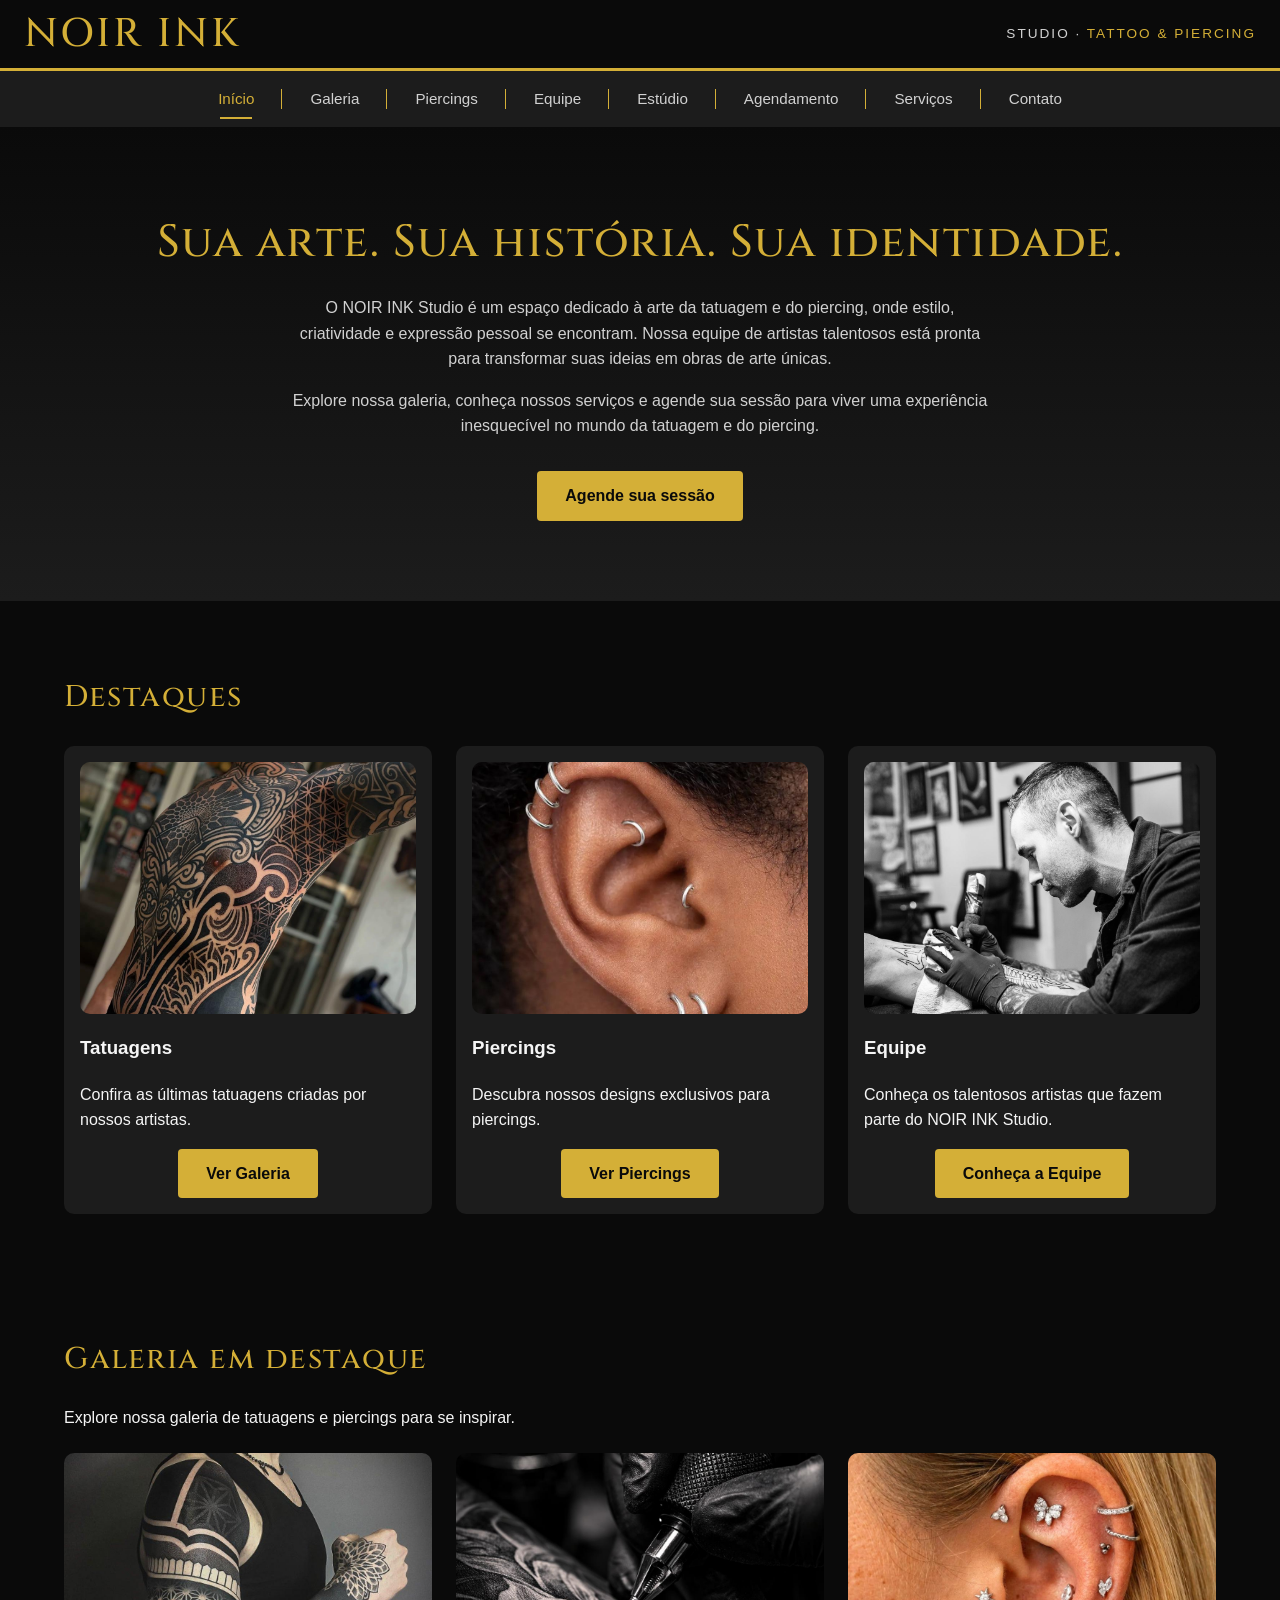
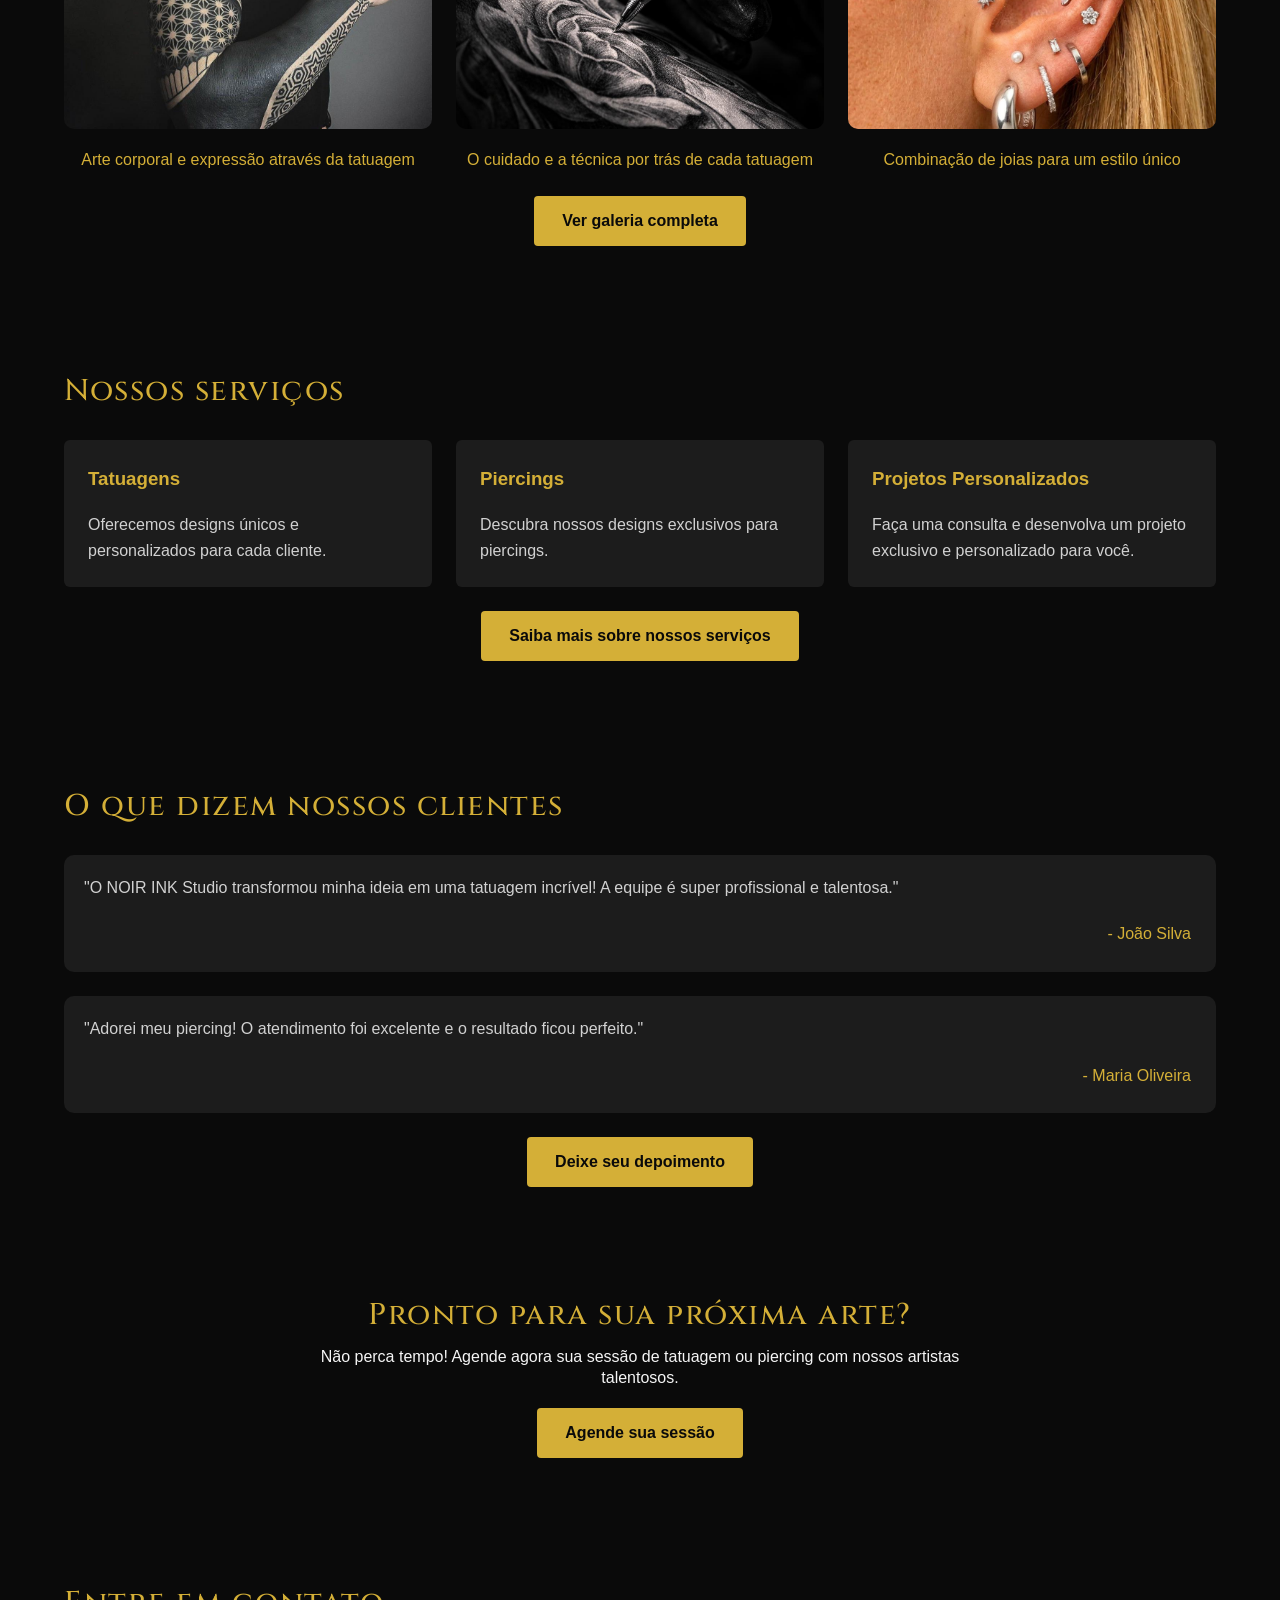
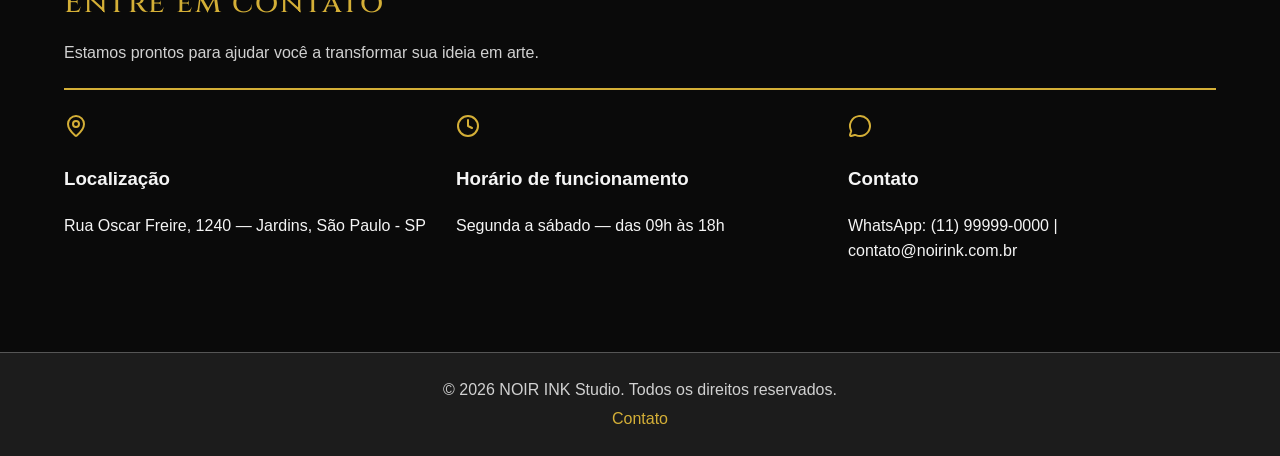
<file: index.html>
<!DOCTYPE html>
<html lang="pt-BR">
<head>
	<meta charset="UTF-8">
	<meta name="viewport" content="width=device-width, initial-scale=1.0">
	<title>Início - NOIR INK Studio</title>
	<link rel="icon" type="image/svg+xml" href="[data-uri]">
	<meta name="description" content="Conheça o NOIR INK Studio, um espaço dedicado à arte da tatuagem e do piercing, onde estilo, criatividade e expressão pessoal se encontram.">
	<link rel="preconnect" href="https://fonts.googleapis.com">
	<link rel="preconnect" href="https://fonts.gstatic.com" crossorigin>
	<link href="https://fonts.googleapis.com/css2?family=Cinzel:wght@400;500;600;700&display=swap" rel="stylesheet">
	<link rel="stylesheet" href="css/global.css">
	<link rel="stylesheet" href="css/index-style.css">
</head>
<body>
    <header>
        <div class="header-top">
            <h1>NOIR INK</h1>
            <p>STUDIO · <span class="gold-text">TATTOO &amp; PIERCING</span></p>
        </div>
        <nav aria-label="Menu de navegação">
            <a href="index.html" aria-current="page">Início</a>
            <a href="html/galeria.html">Galeria</a>
            <a href="html/piercings.html">Piercings</a>
            <a href="html/equipe.html">Equipe</a>
            <a href="html/estudio.html">Estúdio</a>
            <a href="html/agendamento.html">Agendamento</a>
            <a href="html/servicos.html">Serviços</a>
            <a href="html/contato.html">Contato</a>
        </nav>
    </header>
    <main>
        <section id="sobre" class="hero" aria-labelledby="sobre-title">
            <h2 id="sobre-title">Sua arte. Sua história. Sua identidade.</h2>
            <p>O NOIR INK Studio é um espaço dedicado à arte da tatuagem e do piercing, onde estilo, criatividade e expressão pessoal se encontram. Nossa equipe de artistas talentosos está pronta para transformar suas ideias em obras de arte únicas.</p>
            <p>Explore nossa galeria, conheça nossos serviços e agende sua sessão para viver uma experiência inesquecível no mundo da tatuagem e do piercing.</p>
            <a href="html/agendamento.html" class="btn">Agende sua sessão</a>
        </section>
        <section id="destaques" aria-labelledby="destaques-title">
            <h2 id="destaques-title">Destaques</h2>
            <div class="destaques-container">
                <article>
                    <img src="media/images/tatuagem.jpg" alt="Homem com torso e braço completamente tatuados, mostrando uma variedade de desenhos artísticos">
                    <div>
                        <h3>Tatuagens</h3>
                        <p>Confira as últimas tatuagens criadas por nossos artistas.</p>
                        <a href="html/galeria.html" class="btn">Ver Galeria</a>
                    </div>
                </article>
                <article>
                    <img src="media/images/piercing.jpg" alt="Piercing de orelha com 7 pequenas joias prateadas">
                    <div>
                        <h3>Piercings</h3>
                        <p>Descubra nossos designs exclusivos para piercings.</p>
                        <a href="html/piercings.html" class="btn">Ver Piercings</a>
                    </div>
                </article>
                <article>
                    <img src="media/images/equipe.jpg" alt="Tatuador usando luvas pretas enquanto trabalha em uma tatuagem">
                    <div>
                        <h3>Equipe</h3>
                        <p>Conheça os talentosos artistas que fazem parte do NOIR INK Studio.</p>
                        <a href="html/equipe.html" class="btn">Conheça a Equipe</a>
                    </div>
                </article>
            </div>
        </section>
        <section id="galeria-destaque" aria-labelledby="galeria-title">
            <h2 id="galeria-title">Galeria em destaque</h2>
            <p>Explore nossa galeria de tatuagens e piercings para se inspirar.</p>
            <div class="galeria-container">
                <figure>
                    <img src="media/images/tatuagem-2.jpg" alt="Tatuador usando luvas pretas enquanto trabalha em uma tatuagem">
                    <figcaption>Arte corporal e expressão através da tatuagem</figcaption>
                </figure>
                <figure>
                    <img src="media/images/processo.jpg" alt="Homem com torso e braço completamente tatuados, mostrando uma variedade de desenhos artísticos">
                    <figcaption>O cuidado e a técnica por trás de cada tatuagem</figcaption>
                </figure>
                <figure>
                    <img src="media/images/piercing-2.jpg" alt="Piercing de orelha com 7 pequenas joias prateadas">
                    <figcaption>Combinação de joias para um estilo único</figcaption>
                </figure>
            </div>
            <a href="html/galeria.html" class="btn">Ver galeria completa</a>
        </section>
        <section id="servicos" aria-labelledby="servicos-title">
            <h2 id="servicos-title">Nossos serviços</h2>
            <div class="servicos-container">
                <article>
                    <h3>Tatuagens</h3>
                    <p>Oferecemos designs únicos e personalizados para cada cliente.</p>
                </article>
                <article>
                    <h3>Piercings</h3>
                    <p>Descubra nossos designs exclusivos para piercings.</p>
                </article>
                <article>
                    <h3>Projetos Personalizados</h3>
                    <p>Faça uma consulta e desenvolva um projeto exclusivo e personalizado para você.</p>
                </article>
            </div>
            <a href="html/servicos.html" class="btn">Saiba mais sobre nossos serviços</a>
        </section>
        <section id="depoimentos" aria-labelledby="depoimentos-title">
            <h2 id="depoimentos-title">O que dizem nossos clientes</h2>
            <div class="depoimentos-container">
                <figure>
                    <blockquote>
                        <p>"O NOIR INK Studio transformou minha ideia em uma tatuagem incrível! A equipe é super profissional e talentosa."</p>
                    </blockquote>
                    <figcaption>- João Silva</figcaption>
                </figure>
                <figure>
                    <blockquote>
                        <p>"Adorei meu piercing! O atendimento foi excelente e o resultado ficou perfeito."</p>
                    </blockquote>
                    <figcaption>- Maria Oliveira</figcaption>
                </figure>
            </div>
            <a href="html/contato.html" class="btn">Deixe seu depoimento</a>
        </section>
        <section id="agendamento-destaque" aria-labelledby="agendamento-title">
            <h2 id="agendamento-title">Pronto para sua próxima arte?</h2>
            <p>Não perca tempo! Agende agora sua sessão de tatuagem ou piercing com nossos artistas talentosos.</p>
            <a href="html/agendamento.html" class="btn">Agende sua sessão</a>
        </section>
        <section id="contato" aria-labelledby="contato-title">
            <h2 id="contato-title">Entre em contato</h2>
            <p>Estamos prontos para ajudar você a transformar sua ideia em arte.</p>
            <hr>
            <div class="contato-container">
                <article>
                    <div class="contato-icon"><svg aria-hidden="true" xmlns="http://www.w3.org/2000/svg" width="24" height="24" viewBox="0 0 24 24" fill="none" stroke="currentColor" stroke-width="2" stroke-linecap="round" stroke-linejoin="round" class="lucide lucide-map-pin preview-icon"><path d="M20 10c0 4.993-5.539 10.193-7.399 11.799a1 1 0 0 1-1.202 0C9.539 20.193 4 14.993 4 10a8 8 0 0 1 16 0"/><circle cx="12" cy="10" r="3"/></svg></div>
                    <h3>Localização</h3>
                    <p>Rua Oscar Freire, 1240 — Jardins, São Paulo - SP</p>
                </article>
                <article>
                    <div class="contato-icon"><svg aria-hidden="true" xmlns="http://www.w3.org/2000/svg" width="24" height="24" viewBox="0 0 24 24" fill="none" stroke="currentColor" stroke-width="2" stroke-linecap="round" stroke-linejoin="round" class="lucide lucide-clock preview-icon"><circle cx="12" cy="12" r="10"/><path d="M12 6v6l4 2"/></svg></div>
                    <h3>Horário de funcionamento</h3>
                    <p>Segunda a sábado — das 09h às 18h</p>
                </article>
                <article>
                    <div class="contato-icon"><svg aria-hidden="true" xmlns="http://www.w3.org/2000/svg" width="24" height="24" viewBox="0 0 24 24" fill="none" stroke="currentColor" stroke-width="2" stroke-linecap="round" stroke-linejoin="round" class="lucide lucide-message-circle preview-icon"><path d="M2.992 16.342a2 2 0 0 1 .094 1.167l-1.065 3.29a1 1 0 0 0 1.236 1.168l3.413-.998a2 2 0 0 1 1.099.092 10 10 0 1 0-4.777-4.719"/></svg></div>
                    <h3>Contato</h3>
                    <p>WhatsApp: (11) 99999-0000 | contato@noirink.com.br</p>
                </article>
            </div>
        </section>
    </main>
    <footer>
        <p>&copy; 2026 NOIR INK Studio. Todos os direitos reservados.</p>
        <a href="html/contato.html">Contato</a>
    </footer>
</body>
</html>
</file>
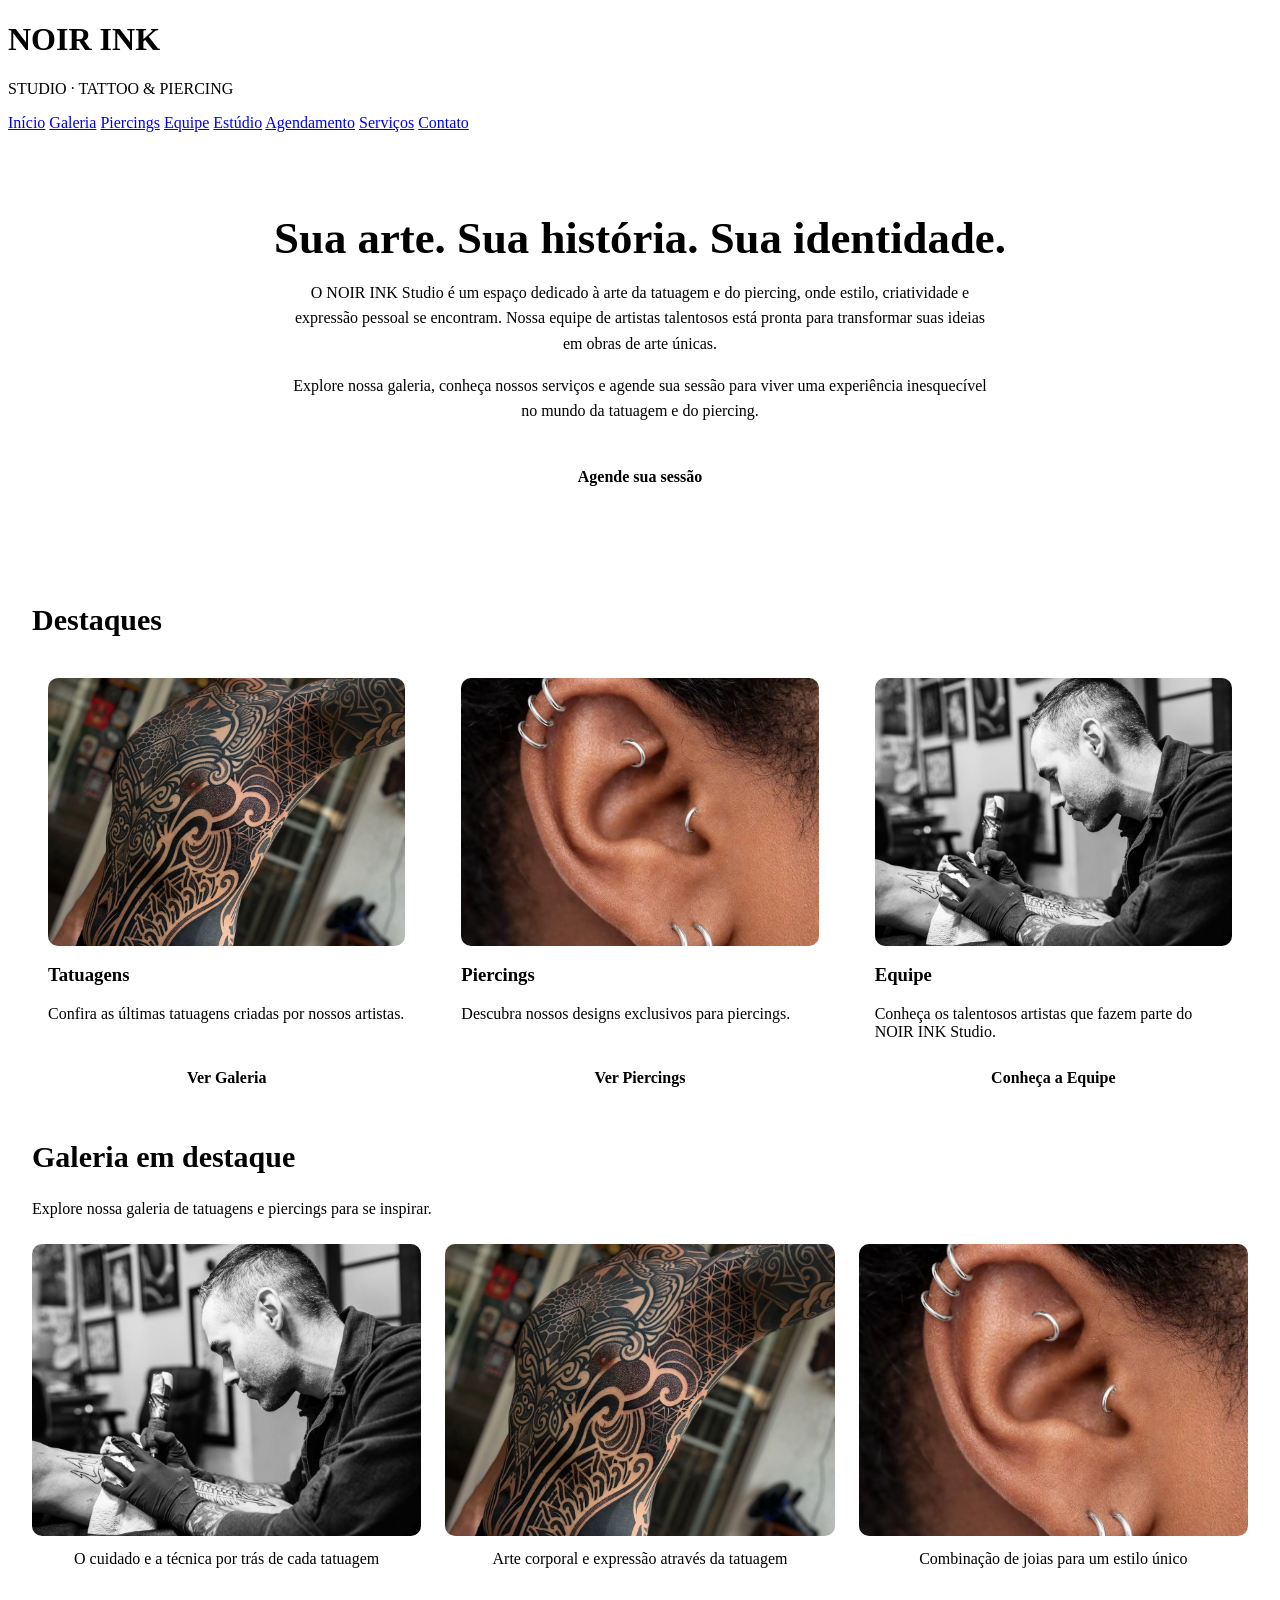
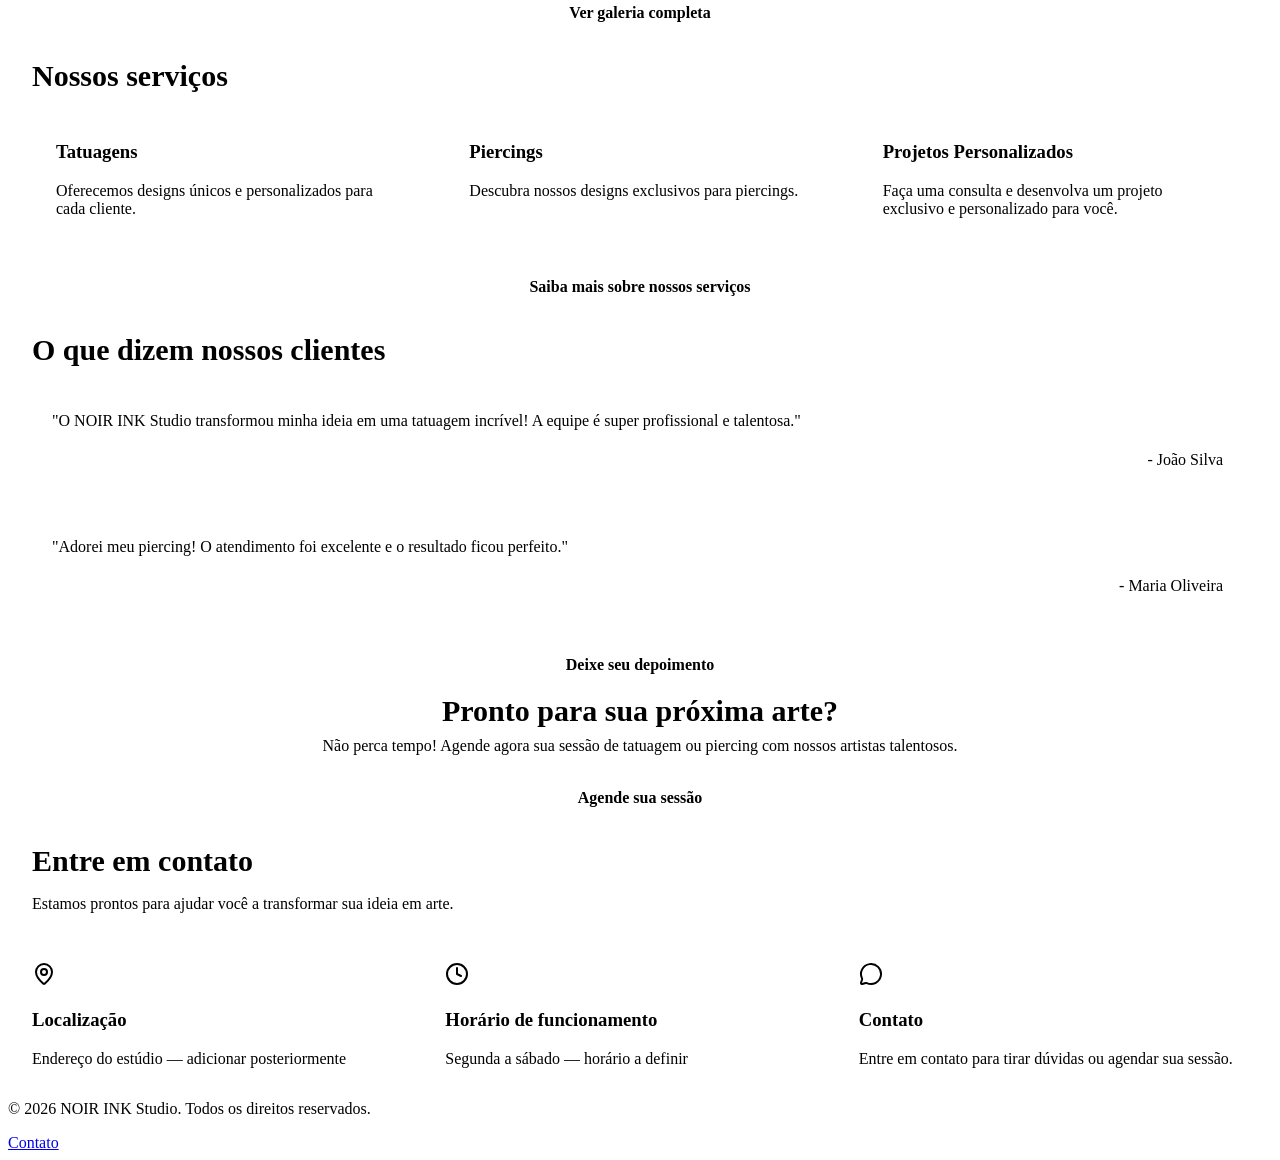
<file: html/index.html>
<!DOCTYPE html>
<html lang="pt-BR">
<head>
    <meta charset="UTF-8">
    <meta name="viewport" content="width=device-width, initial-scale=1.0">
    <title>Início - NOIR INK Studio</title>
    <link rel="stylesheet" href="../css/index-style.css">
    <meta name="description" content="Conheça o NOIR INK Studio, um espaço dedicado à arte da tatuagem e do piercing, onde estilo, criatividade e expressão pessoal se encontram.">
    <link href="https://fonts.googleapis.com/css2?family=Cinzel:wght@400;500;600;700&display=swap" rel="stylesheet">
</head>
<body>
    <header>
        <div class="header-top">
            <h1>NOIR INK</h1>
            <p>STUDIO · <span class="gold-text">TATTOO &amp; PIERCING</span></p>
        </div>
        <nav aria-label="Menu de navegação">
            <a href="index.html" aria-current="page">Início</a>
            <a href="galeria.html">Galeria</a>
            <a href="piercings.html">Piercings</a>
            <a href="equipe.html">Equipe</a>
            <a href="estudio.html">Estúdio</a>
            <a href="agendamento.html">Agendamento</a>
            <a href="servicos.html">Serviços</a>
            <a href="contato.html">Contato</a>
        </nav>
    </header>
    <main>
        <section id="sobre" class="hero" aria-labelledby="sobre-title">
            <h2 id="sobre-title">Sua arte. Sua história. Sua identidade.</h2>
            <p>O NOIR INK Studio é um espaço dedicado à arte da tatuagem e do piercing, onde estilo, criatividade e expressão pessoal se encontram. Nossa equipe de artistas talentosos está pronta para transformar suas ideias em obras de arte únicas.</p>
            <p>Explore nossa galeria, conheça nossos serviços e agende sua sessão para viver uma experiência inesquecível no mundo da tatuagem e do piercing.</p>
            <a href="agendamento.html" class="btn">Agende sua sessão</a>
        </section>
        <section id="destaques" aria-labelledby="destaques-title">
            <h2 id="destaques-title">Destaques</h2>
            <div class="destaques-container">
                <article>
                    <img src="../media/images/tatuagem.jpg" alt="Homem com torso e braço completamente tatuados, mostrando uma variedade de desenhos artísticos">
                    <div>
                        <h3>Tatuagens</h3>
                        <p>Confira as últimas tatuagens criadas por nossos artistas.</p>
                        <a href="galeria.html" class="btn">Ver Galeria</a>
                    </div>
                </article>
                <article>
                    <img src="../media/images/piercing.jpg" alt="Piercing de orelha com 7 pequenas joias prateadas">
                    <div>
                        <h3>Piercings</h3>
                        <p>Descubra nossos designs exclusivos para piercings.</p>
                        <a href="piercings.html" class="btn">Ver Piercings</a>
                    </div>
                </article>
                <article>
                    <img src="../media/images/equipe.jpg" alt="Tatuador usando luvas pretas enquanto trabalha em uma tatuagem">
                    <div>
                        <h3>Equipe</h3>
                        <p>Conheça os talentosos artistas que fazem parte do NOIR INK Studio.</p>
                        <a href="equipe.html" class="btn">Conheça a Equipe</a>
                    </div>
                </article>
            </div>
        </section>
        <section id="galeria-destaque" aria-labelledby="galeria-title">
            <h2 id="galeria-title">Galeria em destaque</h2>
            <p>Explore nossa galeria de tatuagens e piercings para se inspirar.</p>
            <div class="galeria-container">
                <figure>
                    <img src="../media/images/equipe.jpg" alt="Tatuador usando luvas pretas enquanto trabalha em uma tatuagem">
                    <figcaption>O cuidado e a técnica por trás de cada tatuagem</figcaption>
                </figure>
                <figure>
                    <img src="../media/images/tatuagem.jpg" alt="Homem com torso e braço completamente tatuados, mostrando uma variedade de desenhos artísticos">
                    <figcaption>Arte corporal e expressão através da tatuagem</figcaption>
                </figure>
                <figure>
                    <img src="../media/images/piercing.jpg" alt="Piercing de orelha com 7 pequenas joias prateadas">
                    <figcaption>Combinação de joias para um estilo único</figcaption>
                </figure>
            </div>
            <a href="galeria.html" class="btn">Ver galeria completa</a>
        </section>
        <section id="servicos" aria-labelledby="servicos-title">
            <h2 id="servicos-title">Nossos serviços</h2>
            <div class="servicos-container">
                <article>
                    <h3>Tatuagens</h3>
                    <p>Oferecemos designs únicos e personalizados para cada cliente.</p>
                </article>
                <article>
                    <h3>Piercings</h3>
                    <p>Descubra nossos designs exclusivos para piercings.</p>
                </article>
                <article>
                    <h3>Projetos Personalizados</h3>
                    <p>Faça uma consulta e desenvolva um projeto exclusivo e personalizado para você.</p>
                </article>
            </div>
            <a href="servicos.html" class="btn">Saiba mais sobre nossos serviços</a>
        </section>
        <section id="depoimentos" aria-labelledby="depoimentos-title">
            <h2 id="depoimentos-title">O que dizem nossos clientes</h2>
            <div class="depoimentos-container">
                <figure>
                    <blockquote>
                        <p>"O NOIR INK Studio transformou minha ideia em uma tatuagem incrível! A equipe é super profissional e talentosa."</p>
                    </blockquote>
                    <figcaption>- João Silva</figcaption>
                </figure>
                <figure>
                    <blockquote>
                        <p>"Adorei meu piercing! O atendimento foi excelente e o resultado ficou perfeito."</p>
                    </blockquote>
                    <figcaption>- Maria Oliveira</figcaption>
                </figure>
            </div>
            <a href="contato.html" class="btn">Deixe seu depoimento</a>
        </section>
        <section id="agendamento-destaque" aria-labelledby="agendamento-title">
            <h2 id="agendamento-title">Pronto para sua próxima arte?</h2>
            <p>Não perca tempo! Agende agora sua sessão de tatuagem ou piercing com nossos artistas talentosos.</p>
            <a href="agendamento.html" class="btn">Agende sua sessão</a>
        </section>
        <section id="contato" aria-labelledby="contato-title">
            <h2 id="contato-title">Entre em contato</h2>
            <p>Estamos prontos para ajudar você a transformar sua ideia em arte.</p>
            <hr>
            <div class="contato-container">
                <article>
                    <div class="contato-icon"><svg aria-hidden="true" xmlns="http://www.w3.org/2000/svg" width="24" height="24" viewBox="0 0 24 24" fill="none" stroke="currentColor" stroke-width="2" stroke-linecap="round" stroke-linejoin="round" class="lucide lucide-map-pin preview-icon"><path d="M20 10c0 4.993-5.539 10.193-7.399 11.799a1 1 0 0 1-1.202 0C9.539 20.193 4 14.993 4 10a8 8 0 0 1 16 0"/><circle cx="12" cy="10" r="3"/></svg></div>
                    <h3>Localização</h3>
                    <p>Endereço do estúdio — adicionar posteriormente</p>
                </article>
                <article>
                    <div class="contato-icon"><svg aria-hidden="true" xmlns="http://www.w3.org/2000/svg" width="24" height="24" viewBox="0 0 24 24" fill="none" stroke="currentColor" stroke-width="2" stroke-linecap="round" stroke-linejoin="round" class="lucide lucide-clock preview-icon"><circle cx="12" cy="12" r="10"/><path d="M12 6v6l4 2"/></svg></div>
                    <h3>Horário de funcionamento</h3>
                    <p>Segunda a sábado — horário a definir</p>
                </article>
                <article>
                    <div class="contato-icon"><svg aria-hidden="true" xmlns="http://www.w3.org/2000/svg" width="24" height="24" viewBox="0 0 24 24" fill="none" stroke="currentColor" stroke-width="2" stroke-linecap="round" stroke-linejoin="round" class="lucide lucide-message-circle preview-icon"><path d="M2.992 16.342a2 2 0 0 1 .094 1.167l-1.065 3.29a1 1 0 0 0 1.236 1.168l3.413-.998a2 2 0 0 1 1.099.092 10 10 0 1 0-4.777-4.719"/></svg></div>
                    <h3>Contato</h3>
                    <p>Entre em contato para tirar dúvidas ou agendar sua sessão.</p>
                </article>
            </div>
        </section>
    </main>
    <footer>
        <p>&copy; 2026 NOIR INK Studio. Todos os direitos reservados.</p>
        <a href="contato.html">Contato</a>
    </footer>
</body>
</html>
</file>
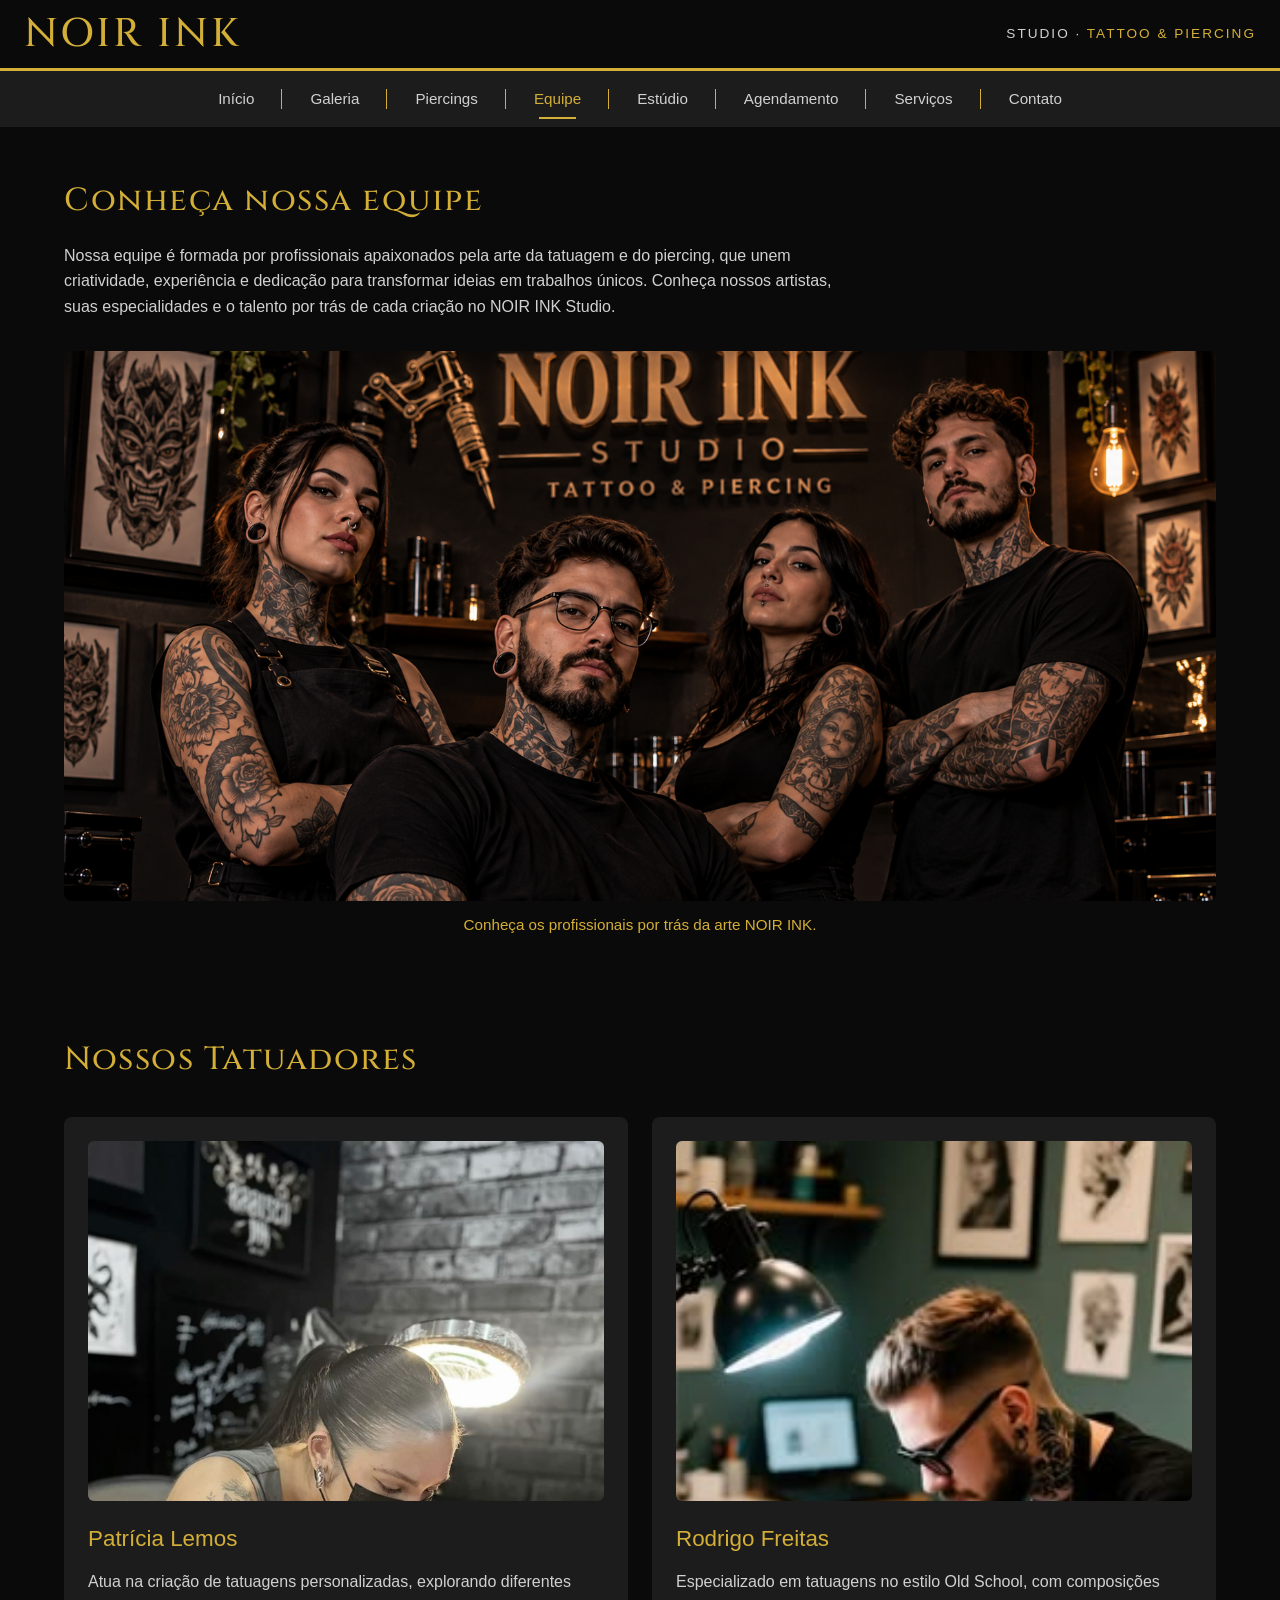
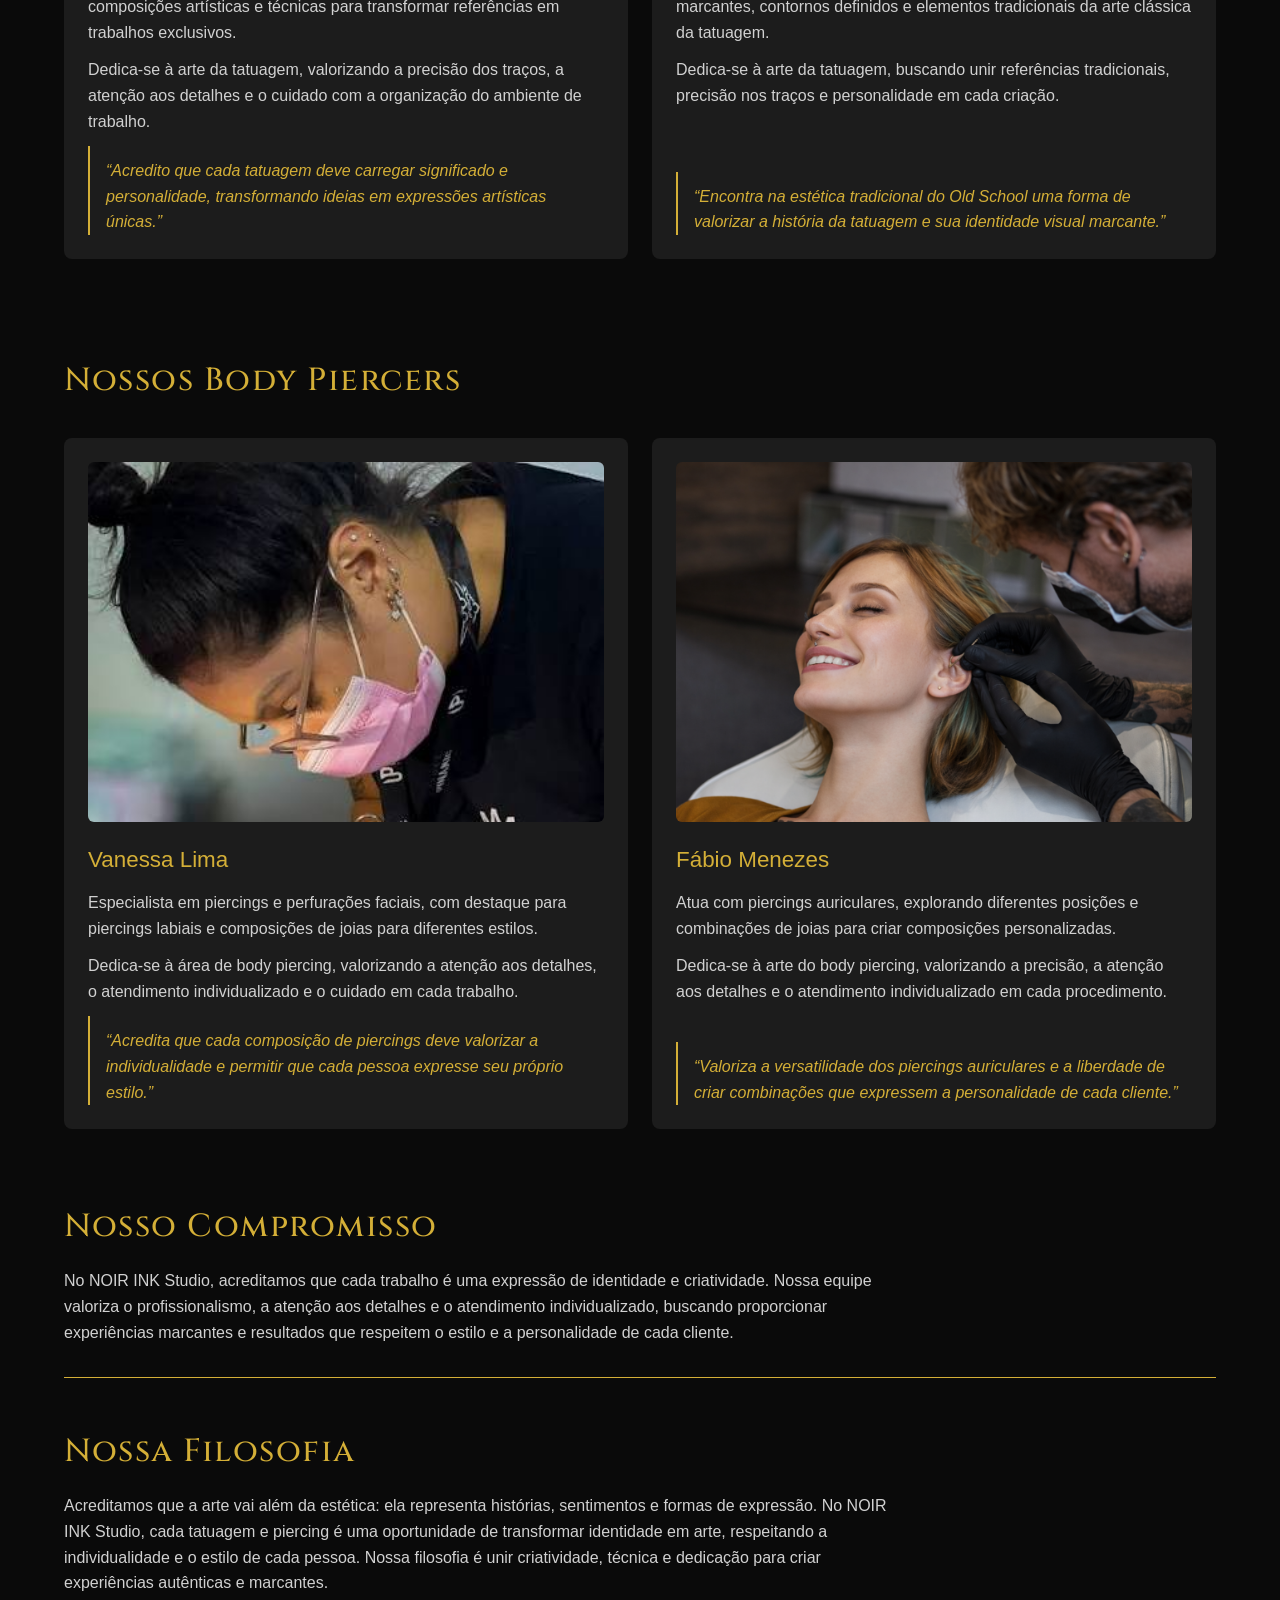
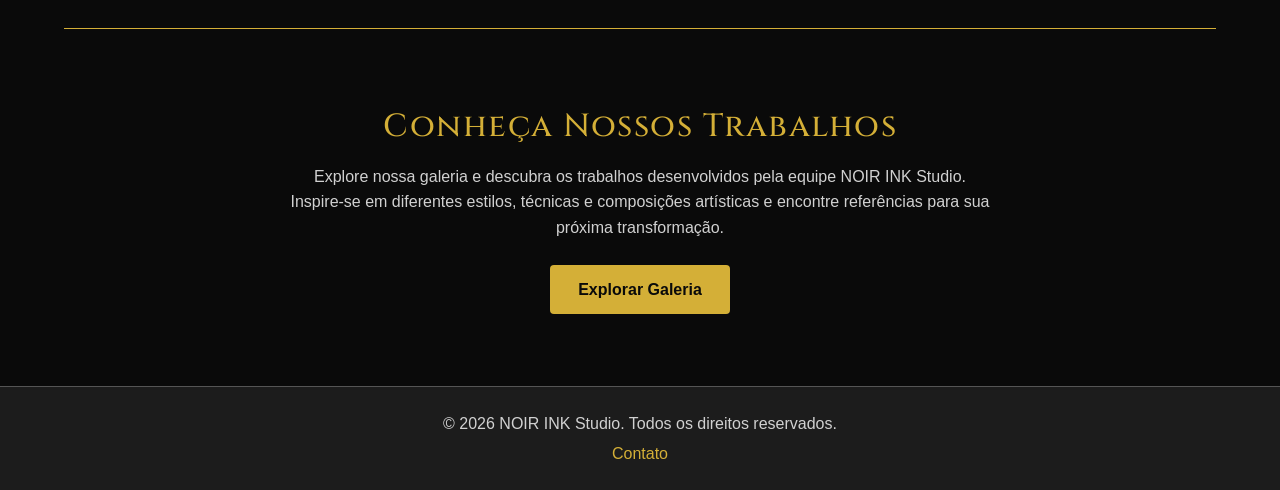
<file: html/equipe.html>
<!DOCTYPE html>
<html lang="pt-BR">
<head>
	<meta charset="UTF-8">
	<meta name="viewport" content="width=device-width, initial-scale=1.0">
	<title>Equipe - NOIR INK Studio</title>
	<link rel="icon" type="image/svg+xml" href="[data-uri]">
	<meta name="description" content="Conheça a equipe do NOIR INK Studio, seus tatuadores e piercers, especialidades e experiências. Descubra os profissionais por trás de cada trabalho.">
	<link rel="preconnect" href="https://fonts.googleapis.com">
	<link rel="preconnect" href="https://fonts.gstatic.com" crossorigin>
	<link href="https://fonts.googleapis.com/css2?family=Cinzel:wght@400;500;600;700&display=swap" rel="stylesheet">
	<link rel="stylesheet" href="../css/global.css">
	<link rel="stylesheet" href="../css/equipe-style.css">
</head>

<body>
    <header>
        <div class="header-top">
            <h1>NOIR INK</h1>
            <p>STUDIO · <span class="gold-text">TATTOO &amp; PIERCING</span></p>
        </div>
        <nav aria-label="Menu de navegação">
            <a href="../index.html">Início</a>
            <a href="galeria.html">Galeria</a>
            <a href="piercings.html">Piercings</a>
            <a href="equipe.html" aria-current="page">Equipe</a>
            <a href="estudio.html">Estúdio</a>
            <a href="agendamento.html">Agendamento</a>
            <a href="servicos.html">Serviços</a>
            <a href="contato.html">Contato</a>
        </nav>
    </header>
    <main>
        <section id="equipe" aria-labelledby="equipe-title">
            <h2 id="equipe-title">Conheça nossa equipe</h2>
            <p id="equipe-description">Nossa equipe é formada por profissionais apaixonados pela arte da tatuagem e do piercing, que unem criatividade, experiência e dedicação para transformar ideias em trabalhos únicos. Conheça nossos artistas, suas especialidades e o talento por trás de cada criação no NOIR INK Studio.</p>
            <figure class="equipe-destaque">
                <img src="../media/images/equipe-reunida.png" alt="Equipe do NOIR INK Studio reunida no ambiente do estúdio.">
                <figcaption>Conheça os profissionais por trás da arte NOIR INK.</figcaption>
            </figure>
        </section>
        <section id="tatuadores" aria-labelledby="tatuadores-title">
            <h2 id="tatuadores-title">Nossos Tatuadores</h2>
            <article>
                <img src="../media/images/tatuadora.jpg" alt="Tatuadora de cabelos castanhos presos, com os braços tatuados, utilizando máscara e luvas enquanto realiza uma tatuagem em um cliente.">
                <h3>Patrícia Lemos</h3>
                <p>Atua na criação de tatuagens personalizadas, explorando diferentes composições artísticas e técnicas para transformar referências em trabalhos exclusivos.</p>
                <p>Dedica-se à arte da tatuagem, valorizando a precisão dos traços, a atenção aos detalhes e o cuidado com a organização do ambiente de trabalho.</p>
                <blockquote>“Acredito que cada tatuagem deve carregar significado e personalidade, transformando ideias em expressões artísticas únicas.”</blockquote>
            </article>
            <article>
                <img src="../media/images/tatuador.jpg" alt="Tatuador de barba e cabelos castanhos claros, usando óculos, realizando uma tatuagem no estilo Old School no braço de um cliente.">
                <h3>Rodrigo Freitas</h3>
                <p>Especializado em tatuagens no estilo Old School, com composições marcantes, contornos definidos e elementos tradicionais da arte clássica da tatuagem.</p>
                <p>Dedica-se à arte da tatuagem, buscando unir referências tradicionais, precisão nos traços e personalidade em cada criação.</p>
                <blockquote>“Encontra na estética tradicional do Old School uma forma de valorizar a história da tatuagem e sua identidade visual marcante.”</blockquote>
            </article>
        </section>
        <section id="body-piercers" aria-labelledby="body-piercers-title">
            <h2 id="body-piercers-title">Nossos Body Piercers</h2>
            <article>
                <img src="../media/images/body-piercing-mulher.jpg" alt="Profissional de piercing utilizando luvas e máscara de proteção durante um atendimento de perfuração labial.">
                <h3>Vanessa Lima</h3>
                <p>Especialista em piercings e perfurações faciais, com destaque para piercings labiais e composições de joias para diferentes estilos.</p>
                <p>Dedica-se à área de body piercing, valorizando a atenção aos detalhes, o atendimento individualizado e o cuidado em cada trabalho.</p>
                <blockquote>“Acredita que cada composição de piercings deve valorizar a individualidade e permitir que cada pessoa expresse seu próprio estilo.”</blockquote>
            </article>
            <article>
                <img src="../media/images/body-piercing-homem.png" alt="Piercer de cabelos castanhos claros e aparência despojada, utilizando luvas e máscara durante uma perfuração auricular.">
                <h3>Fábio Menezes</h3>
                <p>Atua com piercings auriculares, explorando diferentes posições e combinações de joias para criar composições personalizadas.</p>
                <p>Dedica-se à arte do body piercing, valorizando a precisão, a atenção aos detalhes e o atendimento individualizado em cada procedimento.</p>
                <blockquote>“Valoriza a versatilidade dos piercings auriculares e a liberdade de criar combinações que expressem a personalidade de cada cliente.”</blockquote>
            </article>
        </section>
        <section id="compromisso" aria-labelledby="compromisso-title">
            <h2 id="compromisso-title">Nosso Compromisso</h2>
            <p>No NOIR INK Studio, acreditamos que cada trabalho é uma expressão de identidade e criatividade. Nossa equipe valoriza o profissionalismo, a atenção aos detalhes e o atendimento individualizado, buscando proporcionar experiências marcantes e resultados que respeitem o estilo e a personalidade de cada cliente.</p>
            <hr>
        </section>
        <section id="filosofia" aria-labelledby="filosofia-title">
            <h2 id="filosofia-title">Nossa Filosofia</h2>
            <p>Acreditamos que a arte vai além da estética: ela representa histórias, sentimentos e formas de expressão. No NOIR INK Studio, cada tatuagem e piercing é uma oportunidade de transformar identidade em arte, respeitando a individualidade e o estilo de cada pessoa. Nossa filosofia é unir criatividade, técnica e dedicação para criar experiências autênticas e marcantes.</p>
            <hr>
        </section>
        <section id="conheca-trabalhos" aria-labelledby="conheca-trabalhos-title">
            <h2 id="conheca-trabalhos-title">Conheça Nossos Trabalhos</h2>
            <p>Explore nossa galeria e descubra os trabalhos desenvolvidos pela equipe NOIR INK Studio. Inspire-se em diferentes estilos, técnicas e composições artísticas e encontre referências para sua próxima transformação.</p>
            <a href="galeria.html" class="btn">Explorar Galeria</a>
        </section>
    </main>
    <footer>
        <p>&copy; 2026 NOIR INK Studio. Todos os direitos reservados.</p>
        <a href="contato.html">Contato</a>
    </footer>
</body>
</html>
</file>
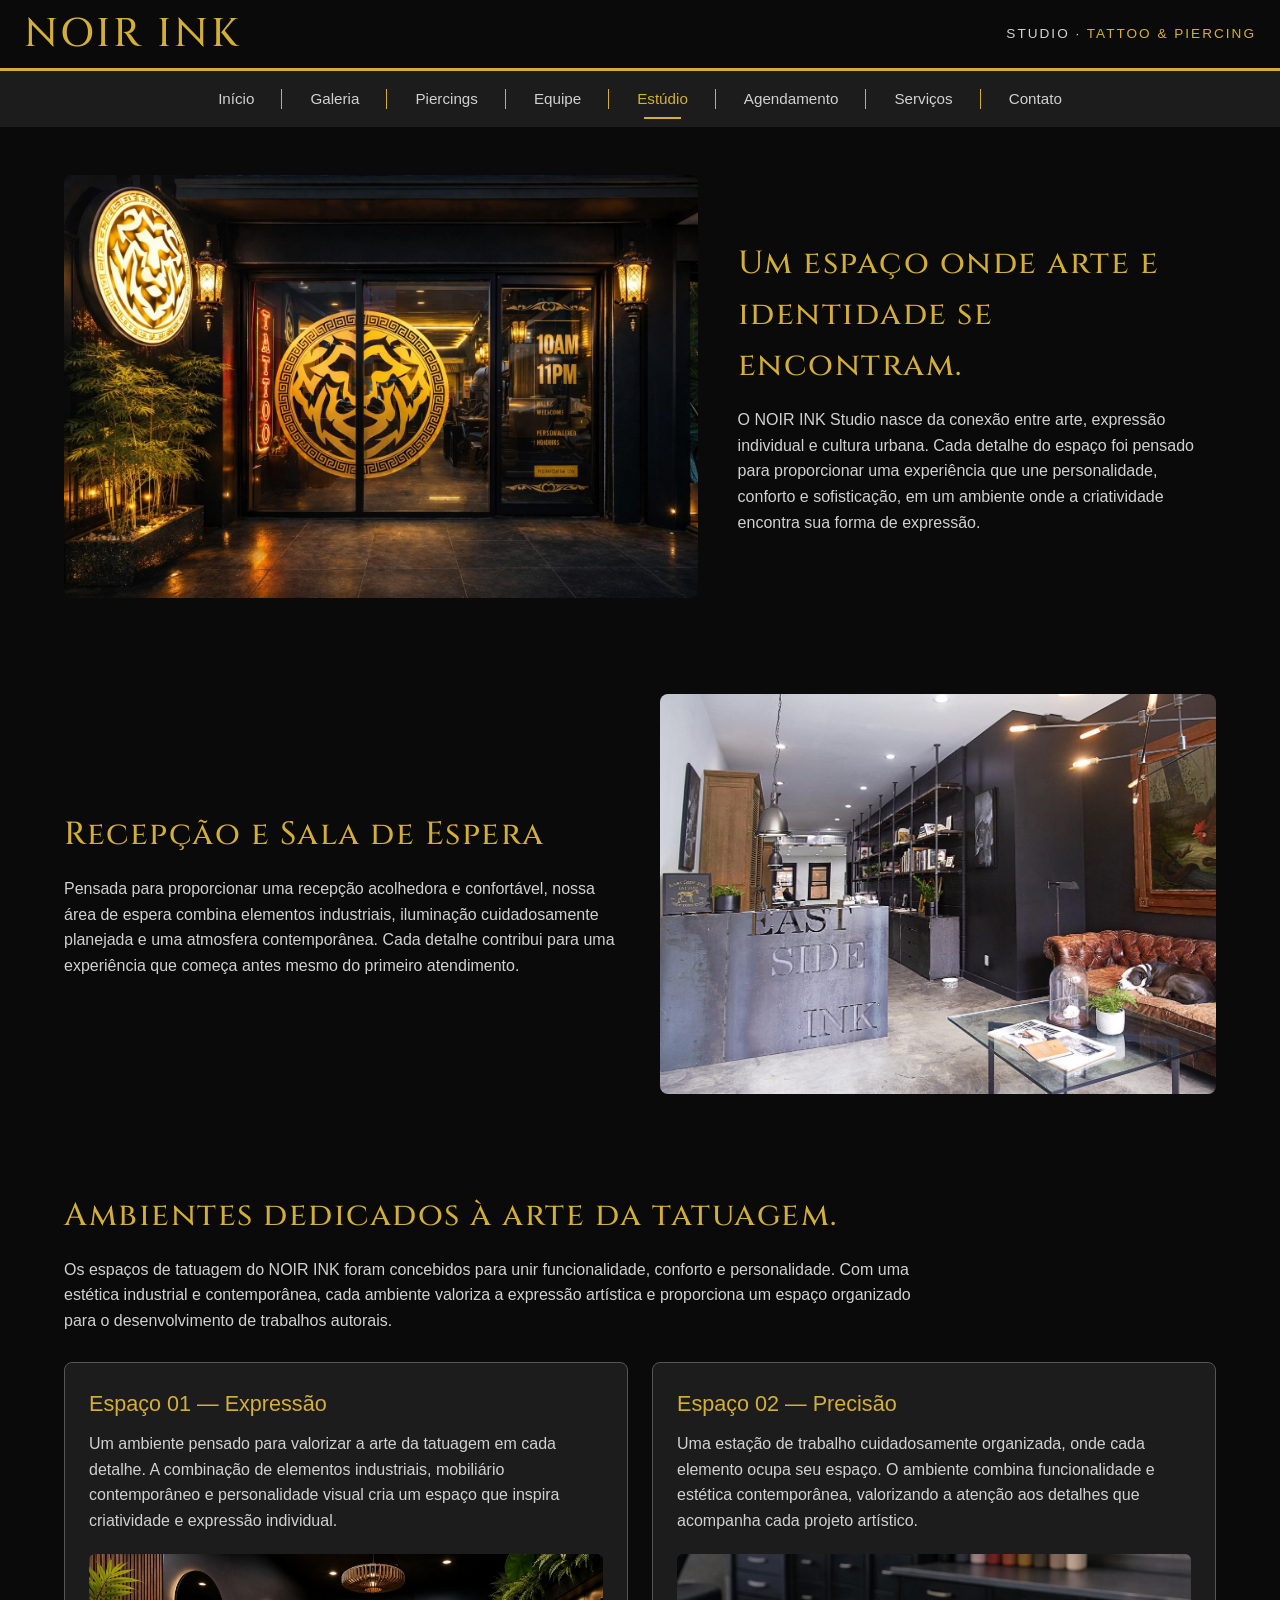
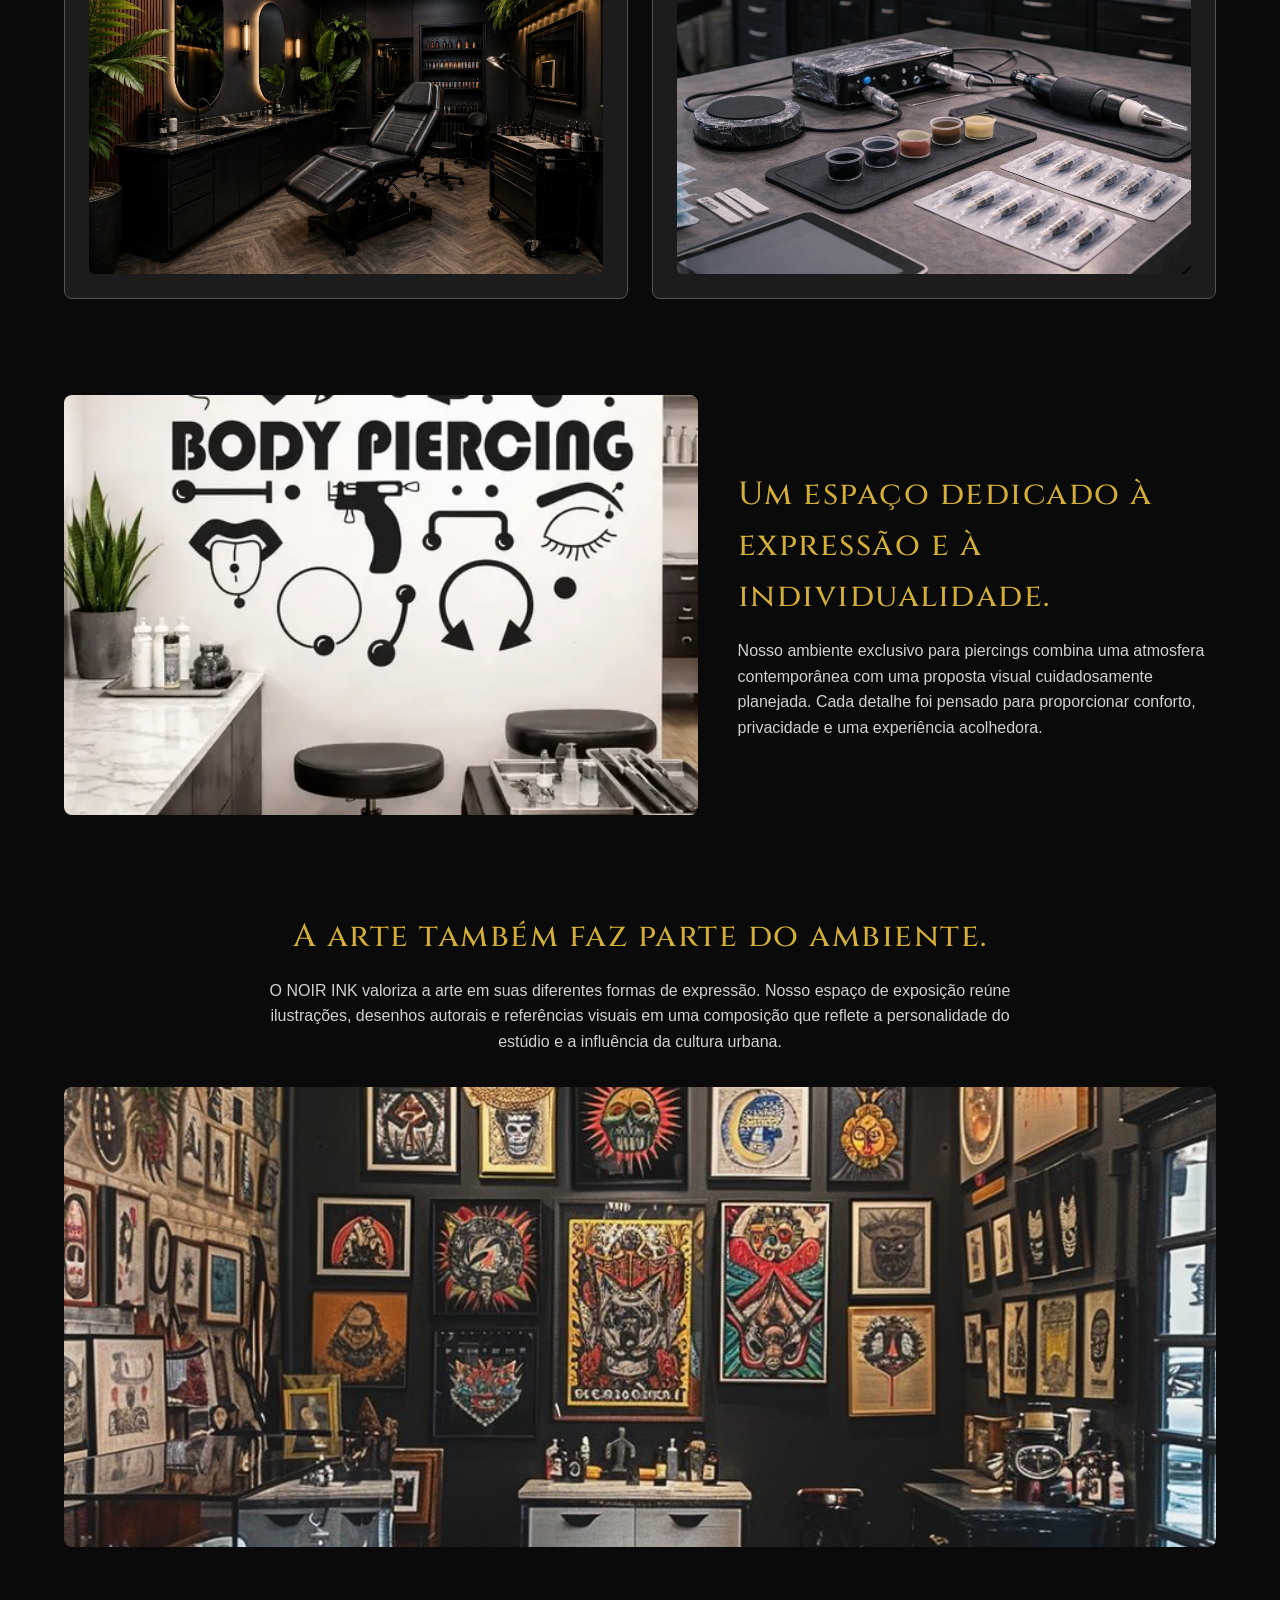
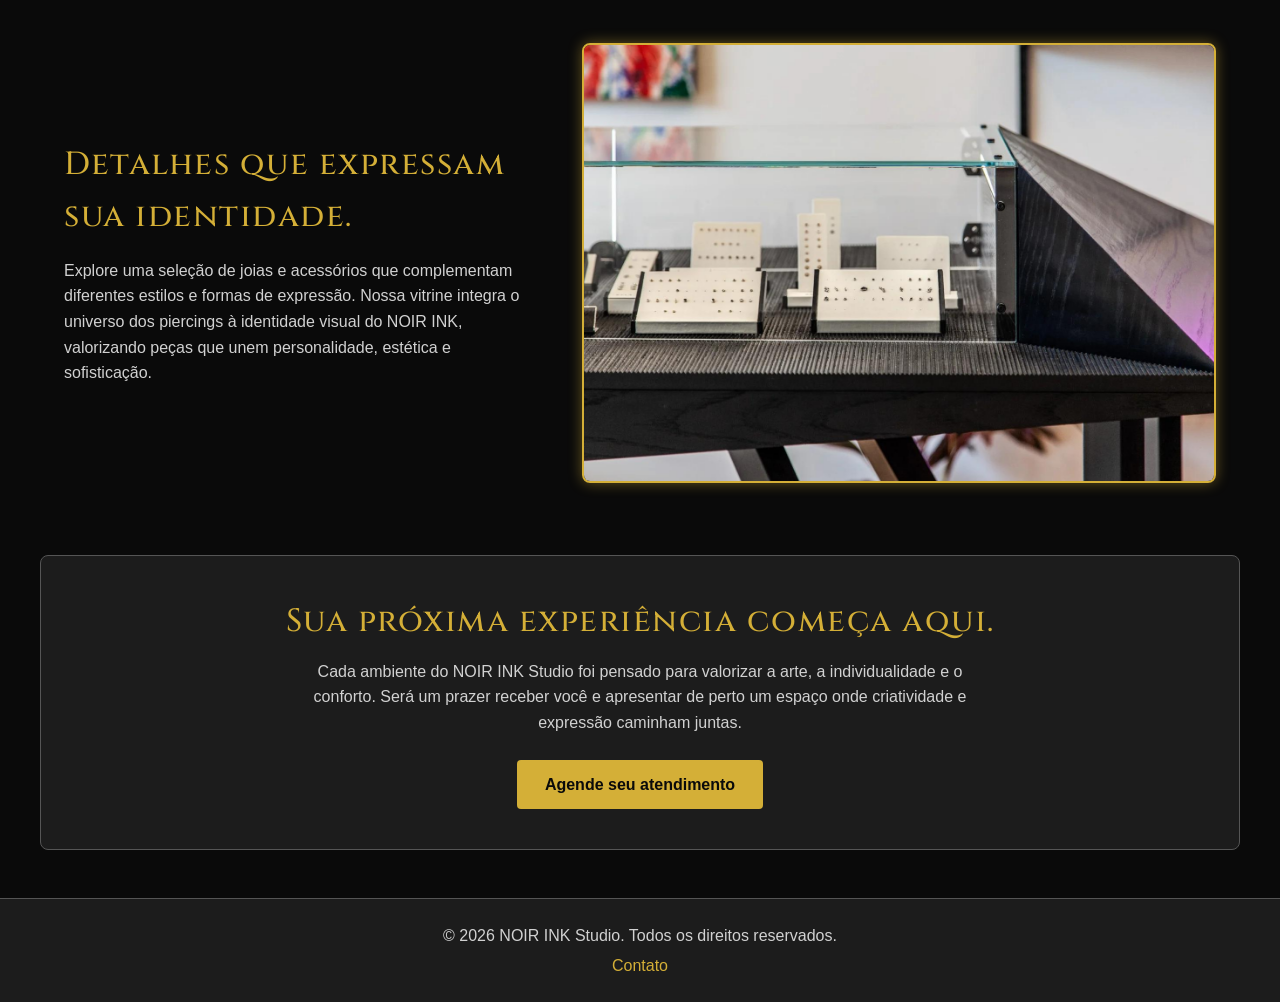
<file: html/estudio.html>
<!DOCTYPE html>
<html lang="pt-BR">
<head>
	<meta charset="UTF-8">
	<meta name="viewport" content="width=device-width, initial-scale=1.0">
	<title>Estúdio - NOIR INK Studio</title>
	<link rel="icon" type="image/svg+xml" href="[data-uri]">
	<meta name="description" content="Conheça o NOIR INK Studio: um espaço que une arte, identidade e sofisticação em experiências de tatuagem e piercing.">
	<link rel="preconnect" href="https://fonts.googleapis.com">
	<link rel="preconnect" href="https://fonts.gstatic.com" crossorigin>
	<link href="https://fonts.googleapis.com/css2?family=Cinzel:wght@400;500;600;700&display=swap" rel="stylesheet">
	<link rel="stylesheet" href="../css/global.css">
	<link rel="stylesheet" href="../css/estudio-style.css">
</head>

<body>
    <header>
        <div class="header-top">
            <h1>NOIR INK</h1>
            <p>STUDIO · <span class="gold-text">TATTOO &amp; PIERCING</span></p>
        </div>
        <nav aria-label="Menu de navegação">
            <a href="../index.html">Início</a>
            <a href="galeria.html">Galeria</a>
            <a href="piercings.html">Piercings</a>
            <a href="equipe.html">Equipe</a>
            <a href="estudio.html" aria-current="page">Estúdio</a>
            <a href="agendamento.html">Agendamento</a>
            <a href="servicos.html">Serviços</a>
            <a href="contato.html">Contato</a>
        </nav>
    </header>
    <main>
        <section id="apresentacao-estudio" aria-labelledby="apresentacao-title">
            <div class="apresentacao-background">
                <h2 id="apresentacao-title">Um espaço onde arte e identidade se encontram.</h2>
                <p id="apresentacao-description">O NOIR INK Studio nasce da conexão entre arte, expressão individual e cultura urbana. Cada detalhe do espaço foi pensado para proporcionar uma experiência que une personalidade, conforto e sofisticação, em um ambiente onde a criatividade encontra sua forma de expressão.</p>
            </div>
            <img src="../media/images/entrada-estudio.jpg" alt="Entrada industrial e sofisticada do NOIR INK Studio" class="apresentacao-imagem">
        </section>
        <section id="recepcao" aria-labelledby="recepcao-title">
            <div class="recepcao-background">
                <h2 id="recepcao-title">Recepção e Sala de Espera</h2>
                <p id="recepcao-description">Pensada para proporcionar uma recepção acolhedora e confortável, nossa área de espera combina elementos industriais, iluminação cuidadosamente planejada e uma atmosfera contemporânea. Cada detalhe contribui para uma experiência que começa antes mesmo do primeiro atendimento.</p>
            </div>
            <img src="../media/images/recepcao-estudio.jpg" alt="Recepção do NOIR INK Studio com decoração industrial, mobiliário contemporâneo e iluminação aconchegante." class="recepcao-imagem">
        </section>
        <section id="ambientes-tatuagem" aria-labelledby="ambientes-tatuagem-title">
            <div class="ambientes-tatuagem-background">
                <h2 id="ambientes-tatuagem-title">Ambientes dedicados à arte da tatuagem.</h2>
                <p id="ambientes-tatuagem-description">Os espaços de tatuagem do NOIR INK foram concebidos para unir funcionalidade, conforto e personalidade. Com uma estética industrial e contemporânea, cada ambiente valoriza a expressão artística e proporciona um espaço organizado para o desenvolvimento de trabalhos autorais.</p>
            </div>
            <div class="ambientes-tatuagem-container">
                <article class="ambiente-tatuagem">
                    <h3>Espaço 01 — Expressão</h3>
                    <p>Um ambiente pensado para valorizar a arte da tatuagem em cada detalhe. A combinação de elementos industriais, mobiliário contemporâneo e personalidade visual cria um espaço que inspira criatividade e expressão individual.</p>
                    <img src="../media/images/estudio-tattoo.jpg" alt="Interior do espaço de tatuagem do NOIR INK Studio, com cadeira de tatuagem e decoração industrial." class="estudio-imagem">
                </article>
                <article class="ambiente-tatuagem">
                    <h3>Espaço 02 — Precisão</h3>
                    <p>Uma estação de trabalho cuidadosamente organizada, onde cada elemento ocupa seu espaço. O ambiente combina funcionalidade e estética contemporânea, valorizando a atenção aos detalhes que acompanha cada projeto artístico.</p>
                    <img src="../media/images/organizacao.jpg" alt="Bancada de trabalho do estúdio de tatuagem com equipamentos e materiais organizados." class="estudio-imagem">
                </article>
            </div>
        </section>
        <section id="ambientes-piercing" aria-labelledby="ambientes-piercing-title">
            <div class="ambientes-piercing-background">
                <h2 id="ambientes-piercing-title">Um espaço dedicado à expressão e à individualidade.</h2>
                <p id="ambientes-piercing-description">Nosso ambiente exclusivo para piercings combina uma atmosfera contemporânea com uma proposta visual cuidadosamente planejada. Cada detalhe foi pensado para proporcionar conforto, privacidade e uma experiência acolhedora.</p>
            </div>
            <img src="../media/images/sala-piercing.webp" alt="Interior do espaço de body piercing do NOIR INK Studio, com decoração industrial." class="ambientes-piercing-imagem">
        </section>
        <section id="exposicao-artistica" aria-labelledby="exposicao-artistica-title">
            <h2 id="exposicao-artistica-title">A arte também faz parte do ambiente.</h2>
            <p id="exposicao-artistica-description">O NOIR INK valoriza a arte em suas diferentes formas de expressão. Nosso espaço de exposição reúne ilustrações, desenhos autorais e referências visuais em uma composição que reflete a personalidade do estúdio e a influência da cultura urbana.</p>
            <img src="../media/images/galeria-industrial.jpg" alt="Galeria artística do NOIR INK Studio com ilustrações emolduradas, paredes escuras e iluminação direcionada." class="exposicao-artistica-imagem">
        </section>
        <section id="exposicao-joias" aria-labelledby="exposicao-joias-title">
            <div class="exposicao-joias-background">
                <h2 id="exposicao-joias-title">Detalhes que expressam sua identidade.</h2>
                <p id="exposicao-joias-description">Explore uma seleção de joias e acessórios que complementam diferentes estilos e formas de expressão. Nossa vitrine integra o universo dos piercings à identidade visual do NOIR INK, valorizando peças que unem personalidade, estética e sofisticação.</p>
            </div>
            <img src="../media/images/galeria-joias.jpg" alt="Vitrine do NOIR INK Studio com joias e acessórios para piercings organizados em expositores." class="exposicao-joias-imagem">
        </section>
        <section id="conhecer-estudio" aria-labelledby="conhecer-estudio-title">
            <h2 id="conhecer-estudio-title">Sua próxima experiência começa aqui.</h2>
            <p id="conhecer-estudio-description">Cada ambiente do NOIR INK Studio foi pensado para valorizar a arte, a individualidade e o conforto. Será um prazer receber você e apresentar de perto um espaço onde criatividade e expressão caminham juntas.</p>
            <a href="agendamento.html" class="btn">Agende seu atendimento</a>
        </section>
    </main>
    <footer>
        <p>&copy; 2026 NOIR INK Studio. Todos os direitos reservados.</p>
        <a href="contato.html">Contato</a>
    </footer>
</body>
</html>
</file>
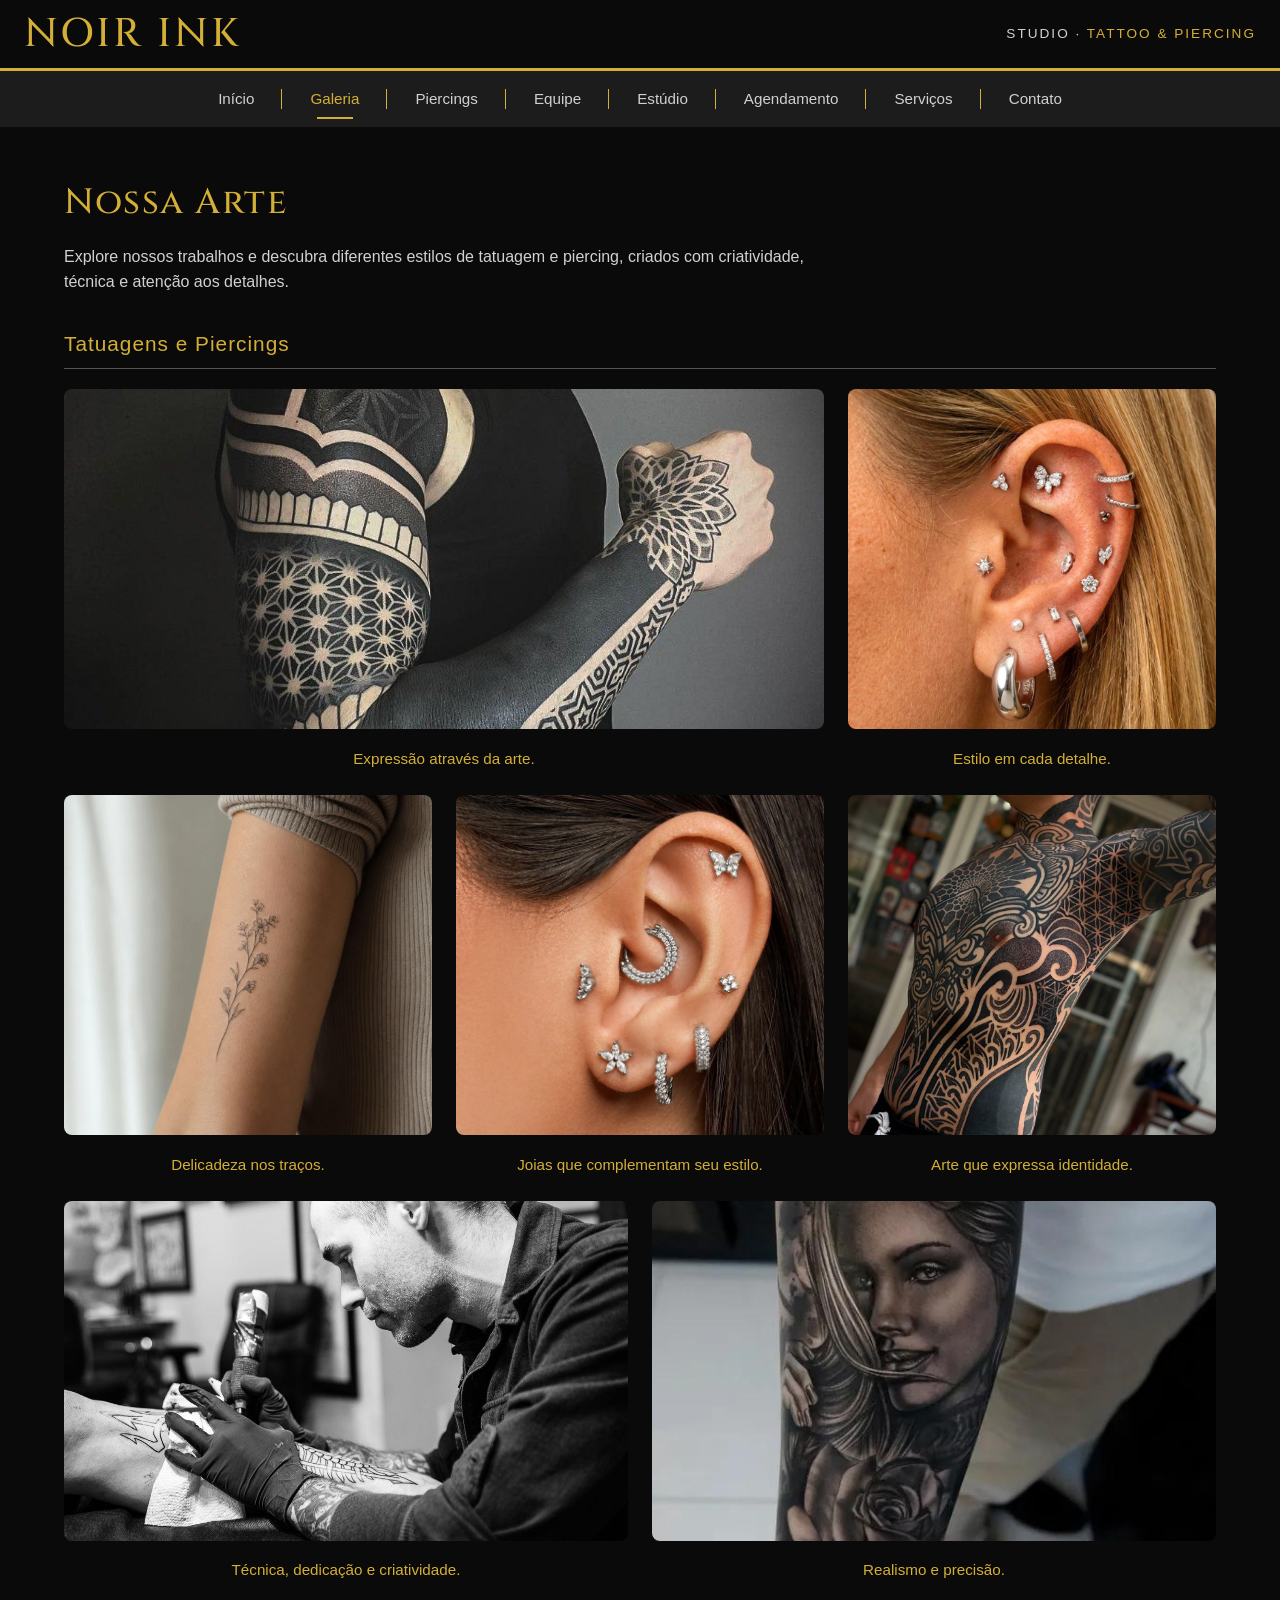
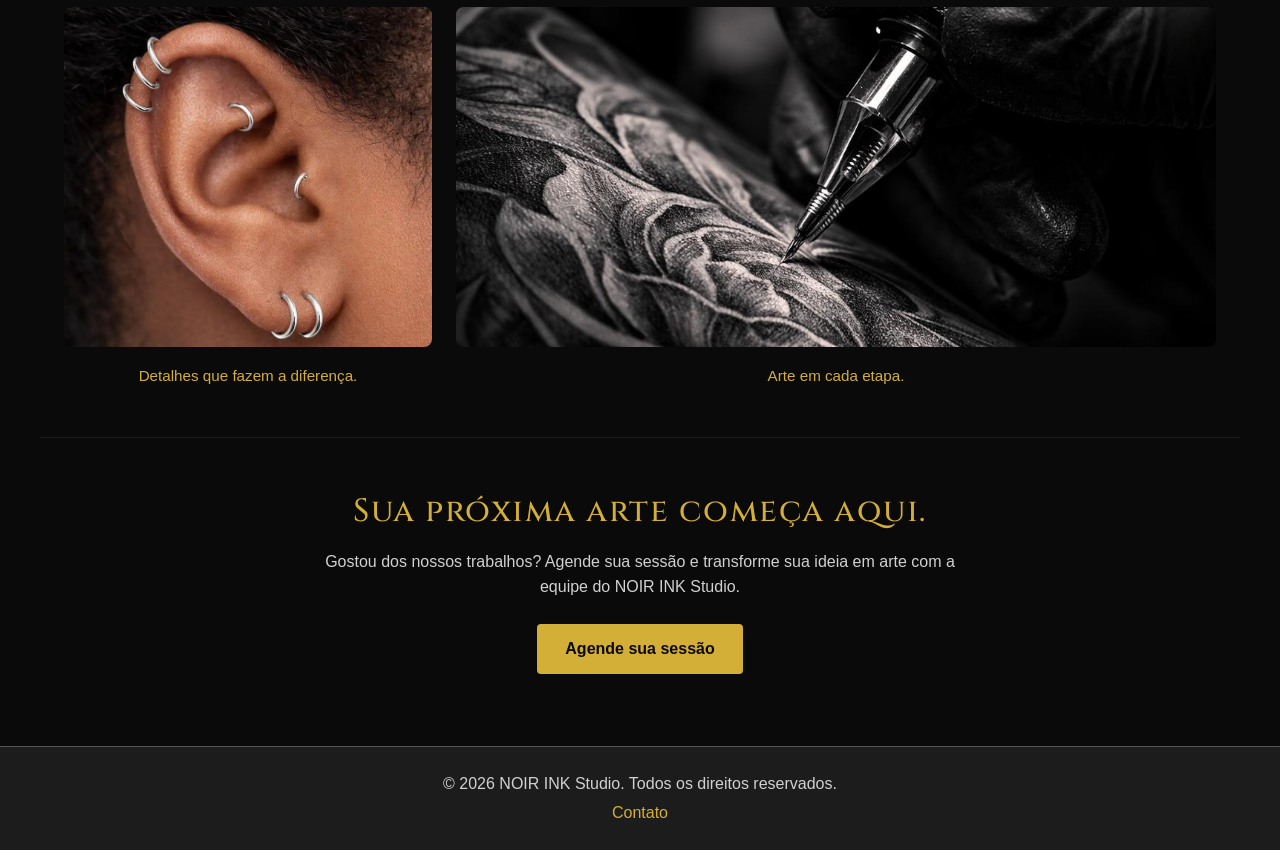
<file: html/galeria.html>
<!DOCTYPE html>
<html lang="pt-BR">
<head>
	<meta charset="UTF-8">
	<meta name="viewport" content="width=device-width, initial-scale=1.0">
	<title>Galeria - NOIR INK Studio</title>
	<link rel="icon" type="image/svg+xml" href="[data-uri]">
	<meta name="description" content="Explore a galeria do NOIR INK Studio e conheça nossos trabalhos de tatuagem e piercing, com diferentes estilos e expressões artísticas.">
	<link rel="preconnect" href="https://fonts.googleapis.com">
	<link rel="preconnect" href="https://fonts.gstatic.com" crossorigin>
	<link href="https://fonts.googleapis.com/css2?family=Cinzel:wght@400;500;600;700&display=swap" rel="stylesheet">
	<link rel="stylesheet" href="../css/global.css">
	<link rel="stylesheet" href="../css/galeria-style.css">
</head>

<body>
    <header>
        <div class="header-top">
            <h1>NOIR INK</h1>
            <p>STUDIO · <span class="gold-text">TATTOO &amp; PIERCING</span></p>
        </div>
        <nav aria-label="Menu de navegação">
            <a href="../index.html">Início</a>
            <a href="galeria.html" aria-current="page">Galeria</a>
            <a href="piercings.html">Piercings</a>
            <a href="equipe.html">Equipe</a>
            <a href="estudio.html">Estúdio</a>
            <a href="agendamento.html">Agendamento</a>
            <a href="servicos.html">Serviços</a>
            <a href="contato.html">Contato</a>
        </nav>
    </header>
    <main>
        <section id="galeria" aria-labelledby="galeria-title">
            <h2 id="galeria-title">Nossa Arte</h2>
            <p>Explore nossos trabalhos e descubra diferentes estilos de tatuagem e piercing, criados com criatividade, técnica e atenção aos detalhes.</p>
            <h3>Tatuagens e Piercings</h3>
            <div class="galeria-container">
                <figure>
                    <img src="../media/images/tatuagem-2.jpg" alt="Outro trabalho artístico de tatuagem">
                    <figcaption>Expressão através da arte.</figcaption>
                </figure>
                <figure>
                    <img src="../media/images/piercing-2.jpg" alt="Outro trabalho de piercing">
                    <figcaption>Estilo em cada detalhe.</figcaption>
                </figure>
                <figure>
                    <img src="../media/images/fine-line.jpg" alt="Trabalho de tatuagem no estilo fine line">
                    <figcaption>Delicadeza nos traços.</figcaption>
                </figure>
                <figure>
                    <img src="../media/images/joias.jpg" alt="Joias utilizadas em piercings">
                    <figcaption>Joias que complementam seu estilo.</figcaption>
                </figure>
                <figure>
                    <img src="../media/images/tatuagem.jpg" alt="Homem com torso e braço completamente tatuados, mostrando uma variedade de desenhos artísticos">
                    <figcaption>Arte que expressa identidade.</figcaption>
                </figure>
                <figure>
                    <img src="../media/images/equipe.jpg" alt="Tatuador usando luvas pretas enquanto trabalha em uma tatuagem">
                    <figcaption>Técnica, dedicação e criatividade.</figcaption>
                </figure>
                <figure>
                    <img src="../media/images/realismo.jpg" alt="Trabalho de tatuagem no estilo realismo">
                    <figcaption>Realismo e precisão.</figcaption>
                </figure>
                <figure>
                    <img src="../media/images/piercing.jpg" alt="Piercing de orelha com sete pequenas joias prateadas">
                    <figcaption>Detalhes que fazem a diferença.</figcaption>
                </figure>
                <figure>
                    <img src="../media/images/processo.jpg" alt="Etapa do processo de criação de uma tatuagem">
                    <figcaption>Arte em cada etapa.</figcaption>
                </figure>
            </div>
        </section>
        <section class="agendamento-cta" aria-labelledby="agendamento-title">
            <h2 id="agendamento-title">Sua próxima arte começa aqui.</h2>
            <p>Gostou dos nossos trabalhos? Agende sua sessão e transforme sua ideia em arte com a equipe do NOIR INK Studio.</p>
            <a href="agendamento.html" class="botao-agendamento">Agende sua sessão</a>
        </section>
    </main>
    <footer>
        <p>&copy; 2026 NOIR INK Studio. Todos os direitos reservados.</p>
        <a href="contato.html">Contato</a>
    </footer>
</body>
</html>
</file>
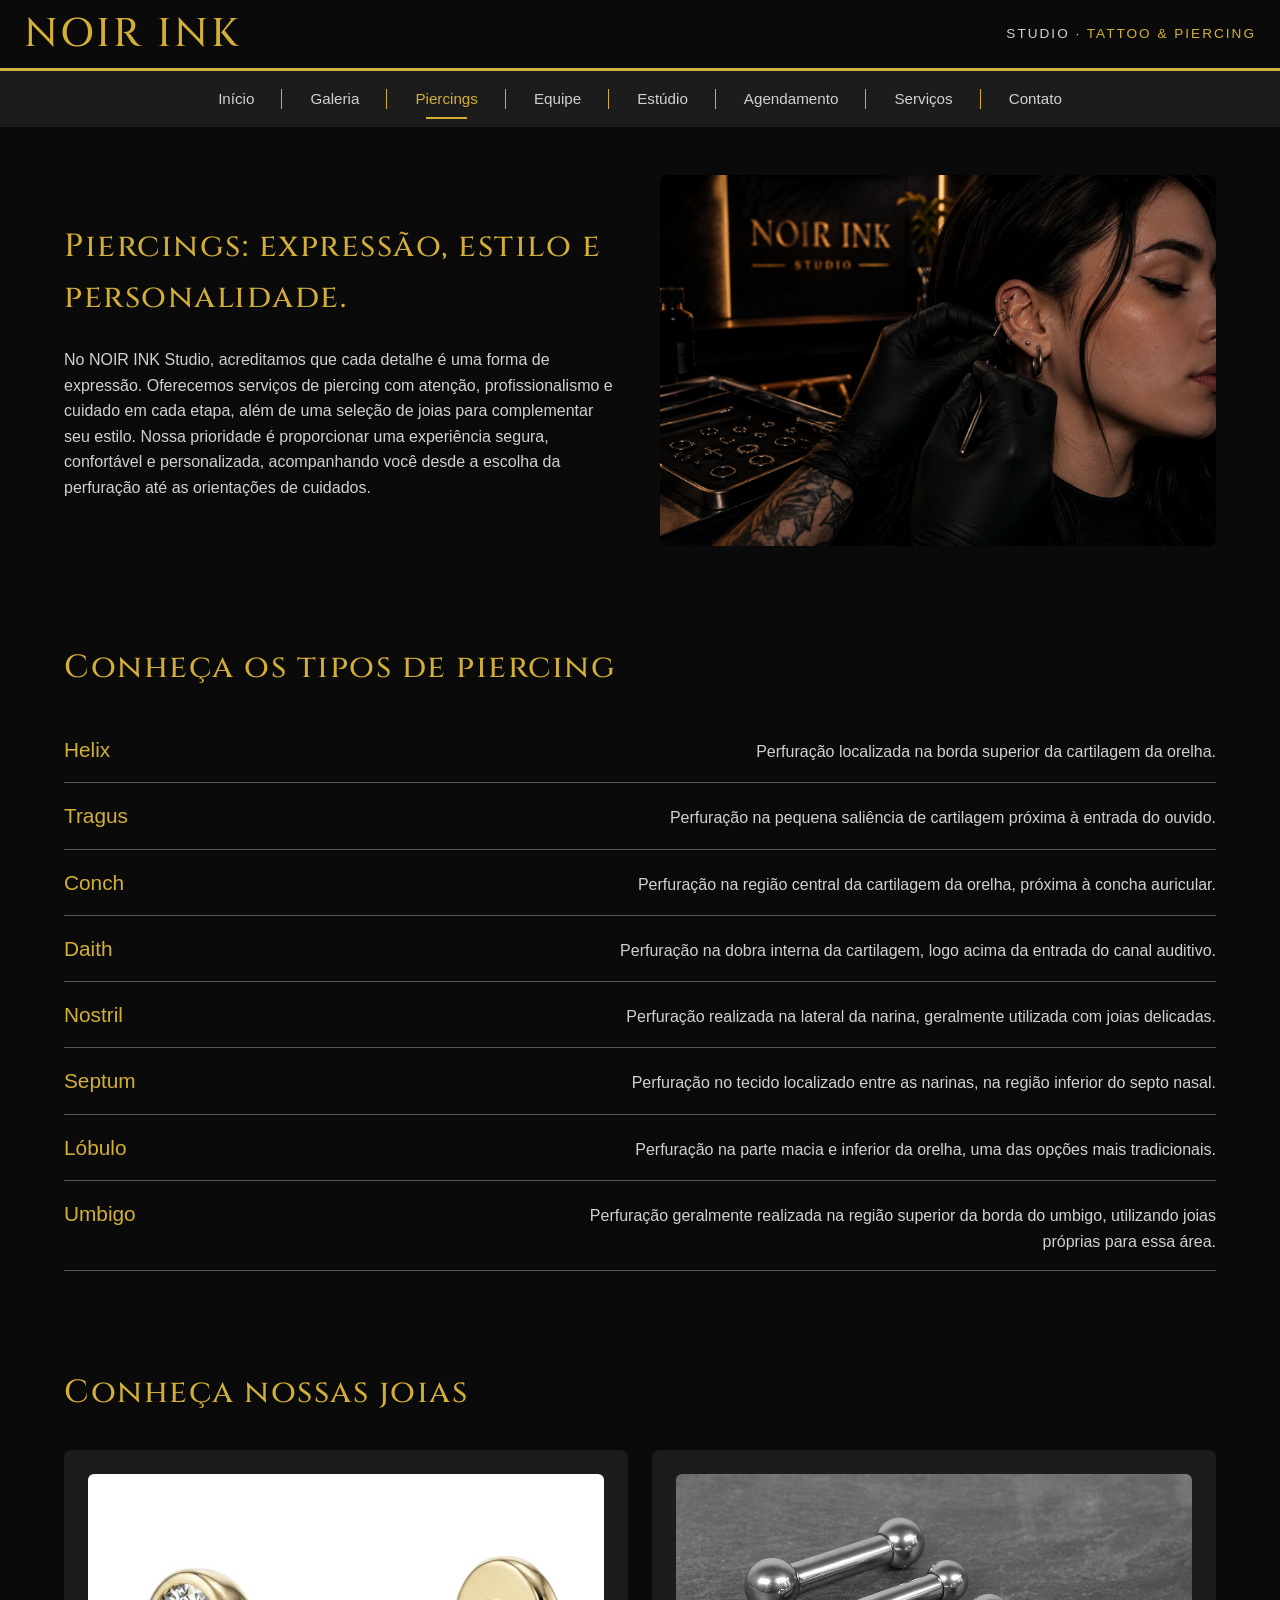
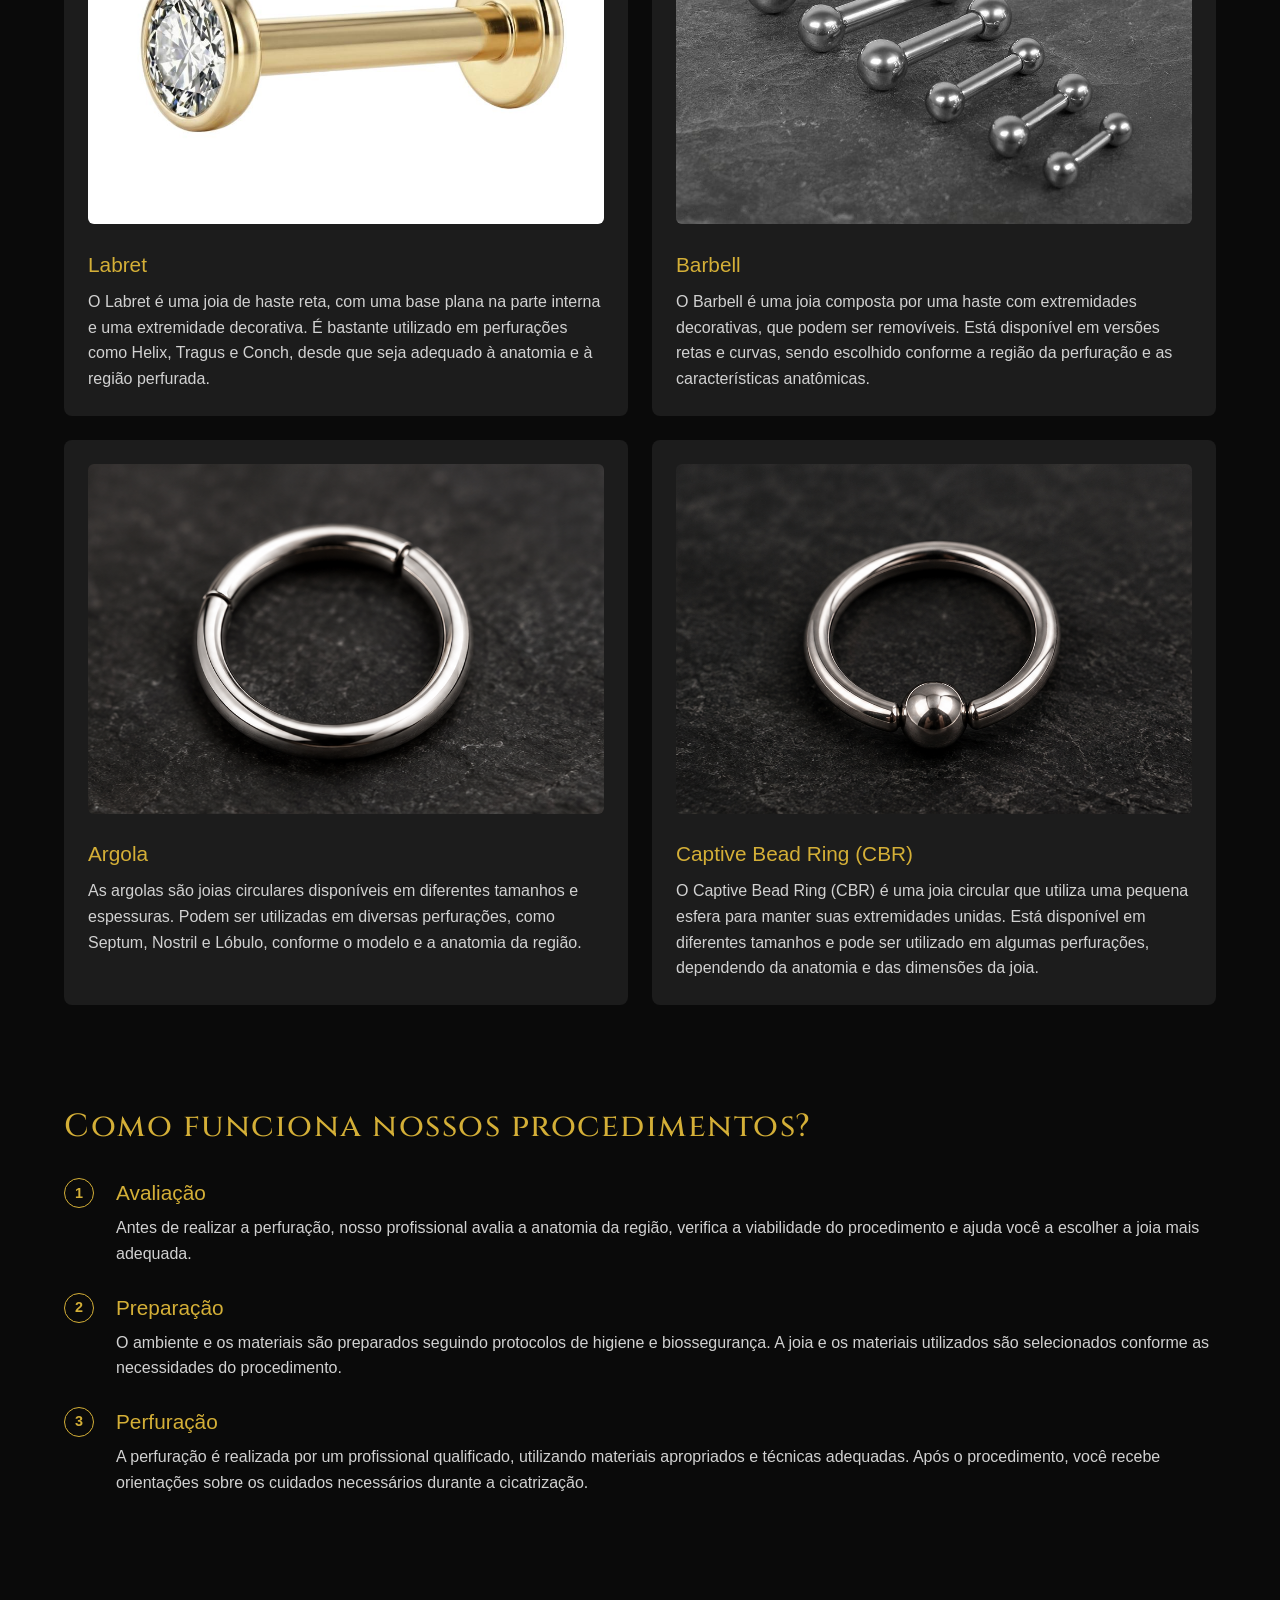
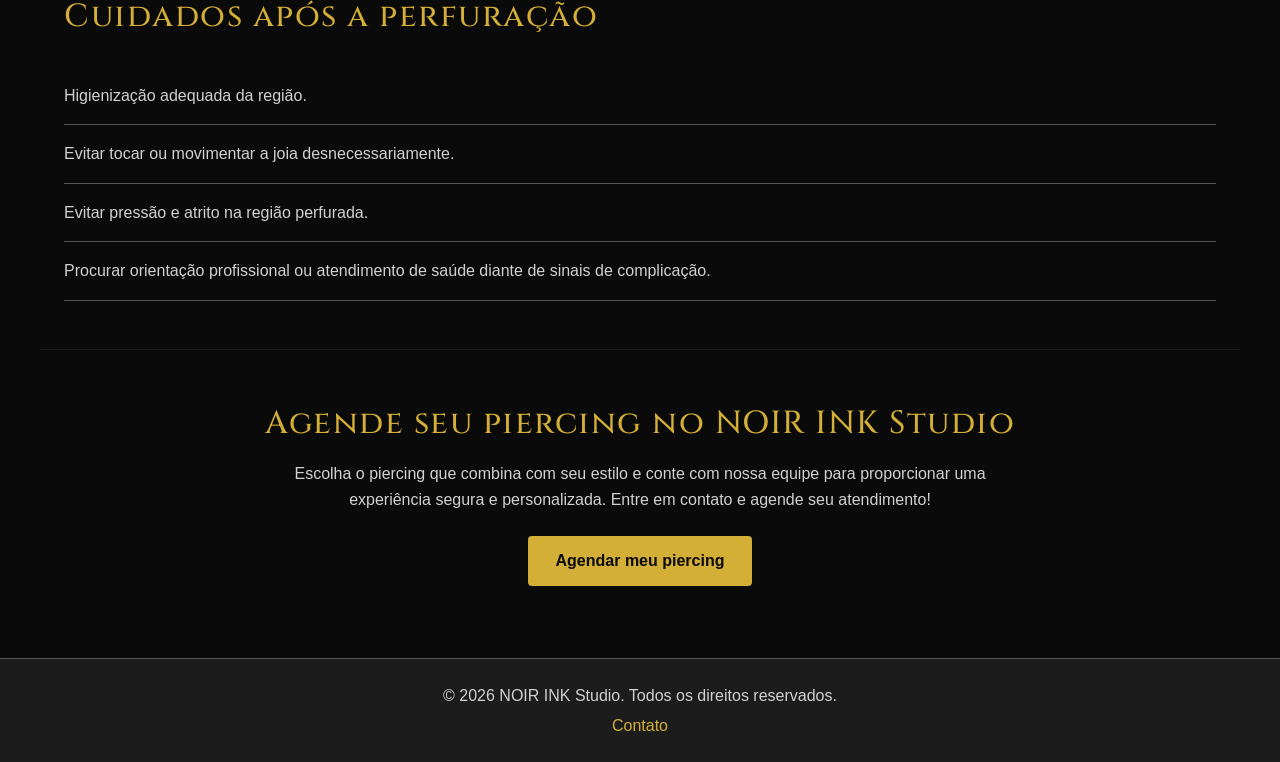
<file: html/piercings.html>
<!DOCTYPE html>
<html lang="pt-BR">
<head>
	<meta charset="UTF-8">
	<meta name="viewport" content="width=device-width, initial-scale=1.0">
	<title>Piercings - NOIR INK Studio</title>
	<link rel="icon" type="image/svg+xml" href="[data-uri]">
	<meta name="description" content="Conheça os serviços de piercing do NOIR INK Studio. Explore diferentes perfurações, modelos de joias e cuidados para uma experiência segura e personalizada.">
	<link rel="preconnect" href="https://fonts.googleapis.com">
	<link rel="preconnect" href="https://fonts.gstatic.com" crossorigin>
	<link href="https://fonts.googleapis.com/css2?family=Cinzel:wght@400;500;600;700&display=swap" rel="stylesheet">
	<link rel="stylesheet" href="../css/global.css">
	<link rel="stylesheet" href="../css/piercings-style.css">
</head>

<body>
    <header>
        <div class="header-top">
            <h1>NOIR INK</h1>
            <p>STUDIO · <span class="gold-text">TATTOO &amp; PIERCING</span></p>
        </div>
        <nav aria-label="Menu de navegação">
            <a href="../index.html">Início</a>
            <a href="galeria.html">Galeria</a>
            <a href="piercings.html" aria-current="page">Piercings</a>
            <a href="equipe.html">Equipe</a>
            <a href="estudio.html">Estúdio</a>
            <a href="agendamento.html">Agendamento</a>
            <a href="servicos.html">Serviços</a>
            <a href="contato.html">Contato</a>
        </nav>
    </header>
    <main>
        <section id="piercings" aria-labelledby="piercings-title">
            <div class="apresentacao">
                <h2 id="piercings-title">Piercings: expressão, estilo e personalidade.</h2>
                <p>No NOIR INK Studio, acreditamos que cada detalhe é uma forma de expressão. Oferecemos serviços de piercing com atenção, profissionalismo e cuidado em cada etapa, além de uma seleção de joias para complementar seu estilo. Nossa prioridade é proporcionar uma experiência segura, confortável e personalizada, acompanhando você desde a escolha da perfuração até as orientações de cuidados.</p>
            </div>
            <div class="img-apresentacao">
                <img src="../media/images/piercing-apresentacao.png" alt="Piercer utilizando luvas pretas enquanto ajusta uma joia na orelha de uma cliente, com outros piercings e joias expostos no estúdio.">
            </div>
        </section>
        <section id="tipos-piercings" aria-labelledby="tipos-piercings-title">
            <h2 id="tipos-piercings-title">Conheça os tipos de piercing</h2>
            <ul>
                <li>
                    <h3>Helix</h3>
                    <p>Perfuração localizada na borda superior da cartilagem da orelha.</p>
                </li>
                <li>
                    <h3>Tragus</h3>
                    <p>Perfuração na pequena saliência de cartilagem próxima à entrada do ouvido.</p>
                </li>
                <li>
                    <h3>Conch</h3>
                    <p>Perfuração na região central da cartilagem da orelha, próxima à concha auricular.</p>
                </li>
                <li>
                    <h3>Daith</h3>
                    <p>Perfuração na dobra interna da cartilagem, logo acima da entrada do canal auditivo.</p>
                </li>
                <li>
                    <h3>Nostril</h3>
                    <p>Perfuração realizada na lateral da narina, geralmente utilizada com joias delicadas.</p>
                </li>
                <li>
                    <h3>Septum</h3>
                    <p>Perfuração no tecido localizado entre as narinas, na região inferior do septo nasal.</p>
                </li>
                <li>
                    <h3>Lóbulo</h3>
                    <p>Perfuração na parte macia e inferior da orelha, uma das opções mais tradicionais.</p>
                </li>
                <li>
                    <h3>Umbigo</h3>
                    <p>Perfuração geralmente realizada na região superior da borda do umbigo, utilizando joias próprias para essa área.</p>
                </li>
            </ul>
        </section>
        <section id="joias" aria-labelledby="joias-title">
            <h2 id="joias-title">Conheça nossas joias</h2>
            <article>
                <img src="../media/images/joia-labret.jpg" alt="Joia Labret com haste reta, extremidade decorativa e base plana." loading="lazy">
                <h3>Labret</h3>
                <p>O Labret é uma joia de haste reta, com uma base plana na parte interna e uma extremidade decorativa. É bastante utilizado em perfurações como Helix, Tragus e Conch, desde que seja adequado à anatomia e à região perfurada.</p>
            </article>
            <article>
                <img src="../media/images/joia-barbell.jpg" alt="Conjunto de piercings Barbell prateados, com hastes retas e extremidades esféricas de diferentes tamanhos, dispostos sobre uma superfície escura." loading="lazy">
                <h3>Barbell</h3>
                <p>O Barbell é uma joia composta por uma haste com extremidades decorativas, que podem ser removíveis. Está disponível em versões retas e curvas, sendo escolhido conforme a região da perfuração e as características anatômicas.</p>
            </article>
            <article>
                <img src="../media/images/joia-argola.png" alt="Argola prateada de formato circular, com acabamento polido e fecho discreto." loading="lazy">
                <h3>Argola</h3>
                <p>As argolas são joias circulares disponíveis em diferentes tamanhos e espessuras. Podem ser utilizadas em diversas perfurações, como Septum, Nostril e Lóbulo, conforme o modelo e a anatomia da região.</p>
            </article>
            <article>
                <img src="../media/images/joia-cbr.png" alt="Piercing Captive Bead Ring (CBR) prateado, com formato circular e uma pequena esfera metálica que mantém as extremidades unidas." loading="lazy">
                <h3>Captive Bead Ring (CBR)</h3>
                <p>O Captive Bead Ring (CBR) é uma joia circular que utiliza uma pequena esfera para manter suas extremidades unidas. Está disponível em diferentes tamanhos e pode ser utilizado em algumas perfurações, dependendo da anatomia e das dimensões da joia.</p>
            </article>
        </section>
        <section id="procedimento" aria-labelledby="procedimento-title">
            <h2 id="procedimento-title">Como funciona nossos procedimentos?</h2>
            <ol>
                <li>
                    <h3>Avaliação</h3>
                    <p>Antes de realizar a perfuração, nosso profissional avalia a anatomia da região, verifica a viabilidade do procedimento e ajuda você a escolher a joia mais adequada.</p>
                </li>
                <li>
                    <h3>Preparação</h3>
                    <p>O ambiente e os materiais são preparados seguindo protocolos de higiene e biossegurança. A joia e os materiais utilizados são selecionados conforme as necessidades do procedimento.</p>
                </li>
                <li>
                    <h3>Perfuração</h3>
                    <p>A perfuração é realizada por um profissional qualificado, utilizando materiais apropriados e técnicas adequadas. Após o procedimento, você recebe orientações sobre os cuidados necessários durante a cicatrização.</p>
                </li>
            </ol>
        </section>
        <section id="cuidados" aria-labelledby="cuidados-title">
            <h2 id="cuidados-title">Cuidados após a perfuração</h2>
            <ul>
                <li>Higienização adequada da região.</li>
                <li>Evitar tocar ou movimentar a joia desnecessariamente.</li>
                <li>Evitar pressão e atrito na região perfurada.</li>
                <li>Procurar orientação profissional ou atendimento de saúde diante de sinais de complicação.</li>
            </ul>
        </section>
        <section id="agendamento" aria-labelledby="agendamento-title">
            <h2 id="agendamento-title">Agende seu piercing no NOIR INK Studio</h2>
            <p>Escolha o piercing que combina com seu estilo e conte com nossa equipe para proporcionar uma experiência segura e personalizada. Entre em contato e agende seu atendimento!</p>
            <a href="agendamento.html" class="btn">Agendar meu piercing</a>
        </section>
    </main>
    <footer>
        <p>&copy; 2026 NOIR INK Studio. Todos os direitos reservados.</p>
        <a href="contato.html">Contato</a>
    </footer>
</body>
</html>
</file>
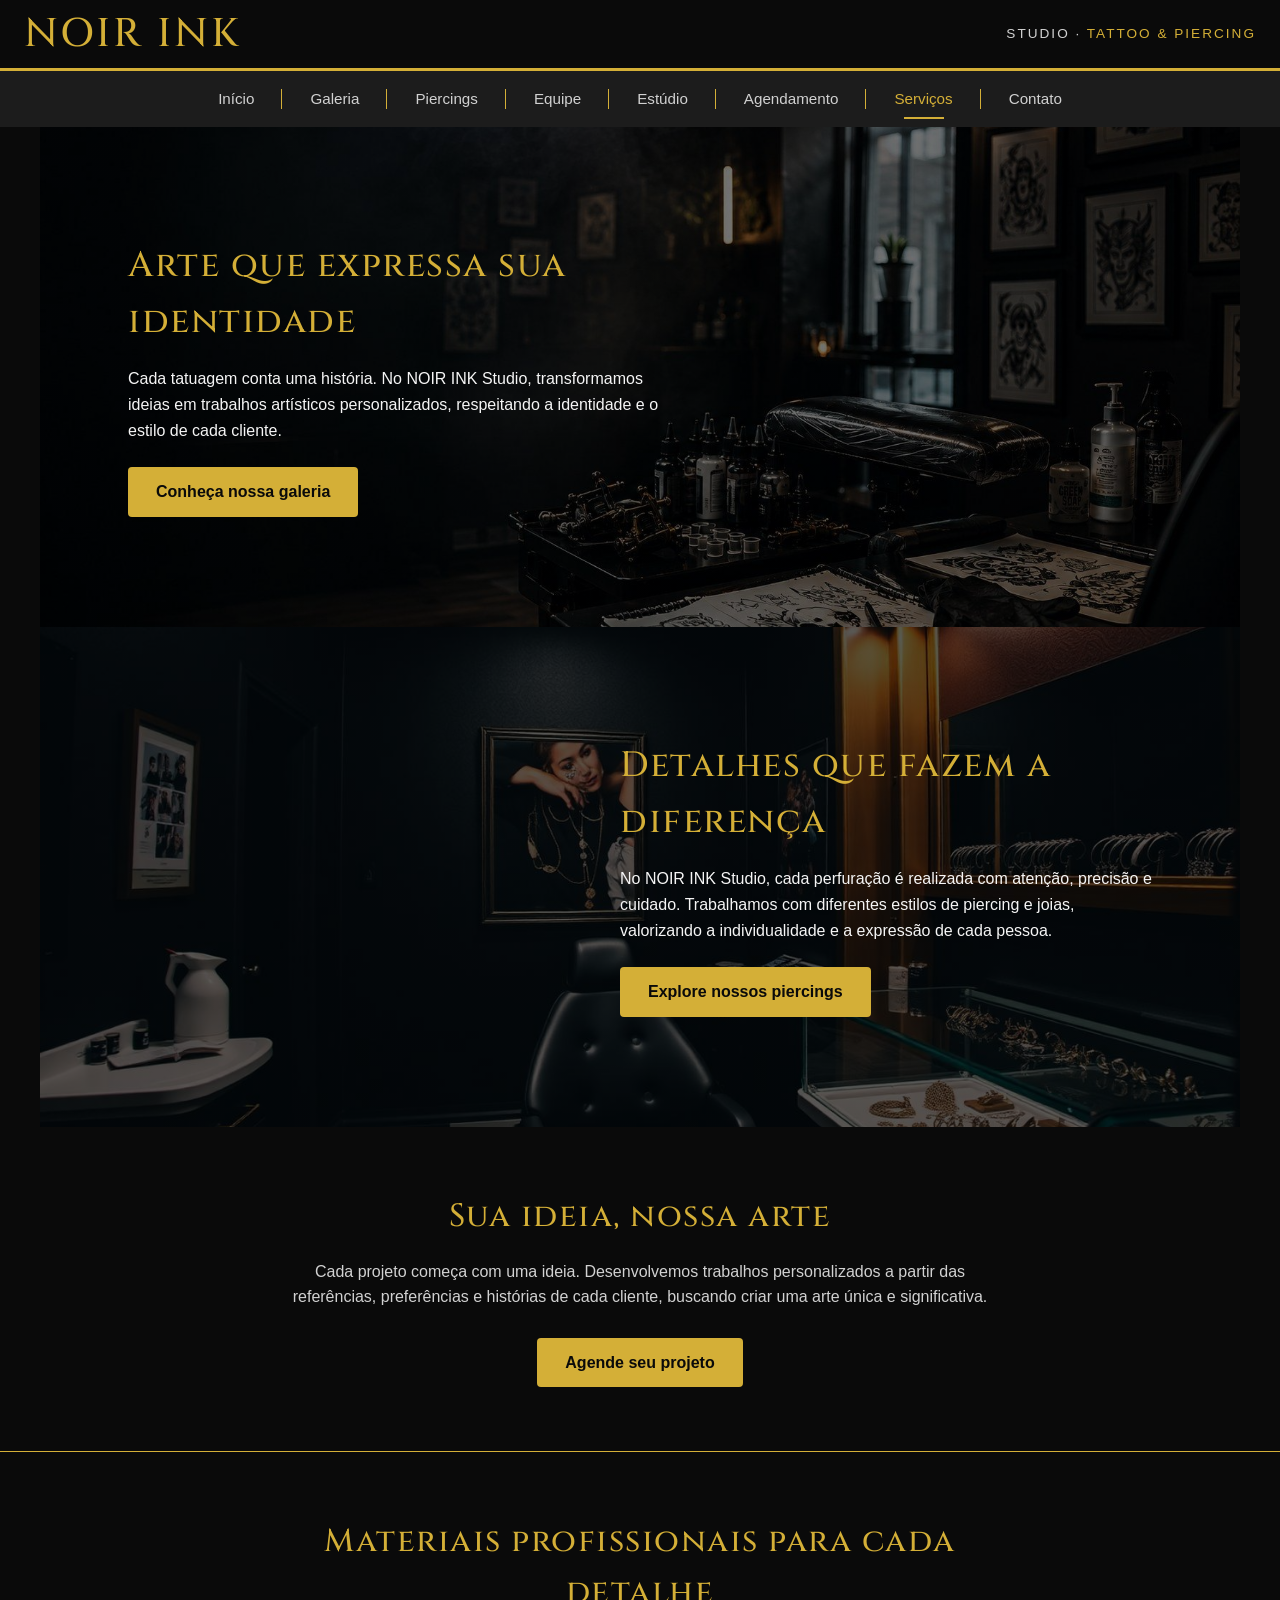
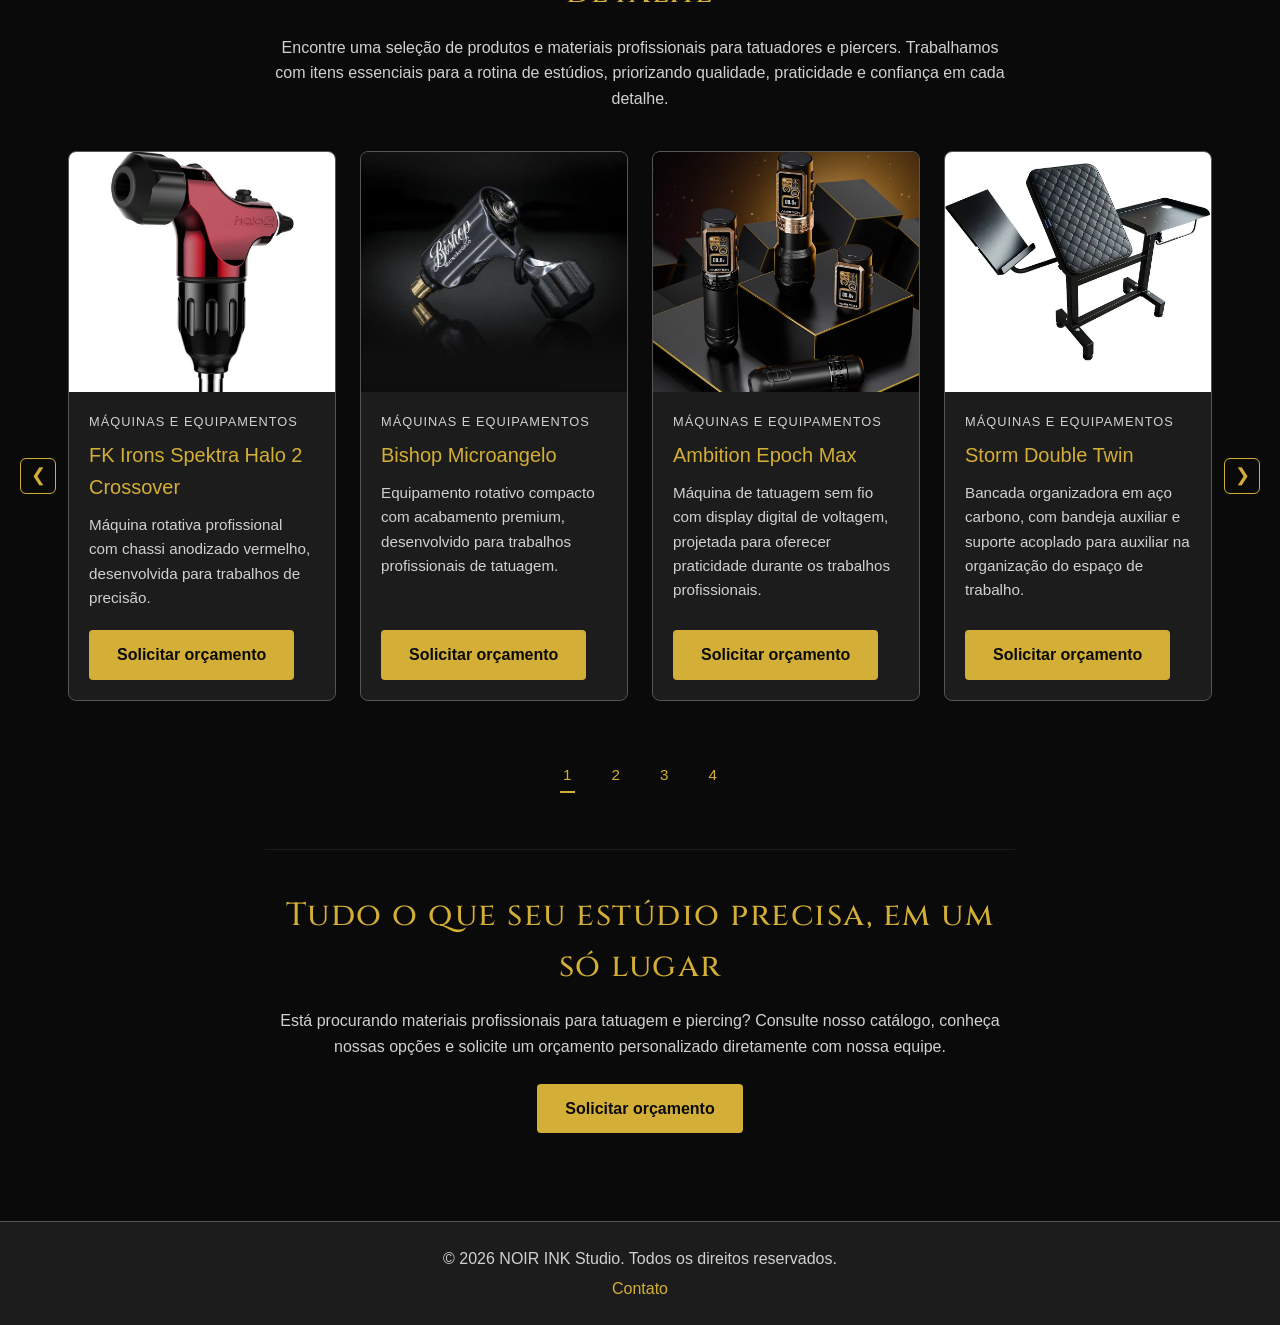
<file: html/servicos.html>
<!DOCTYPE html>
<html lang="pt-BR">
<head>
	<meta charset="UTF-8">
	<meta name="viewport" content="width=device-width, initial-scale=1.0">
	<title>Serviços - NOIR INK Studio</title>
	<link rel="icon" type="image/svg+xml" href="[data-uri]">
	<meta name="description" content="Conheça os serviços do NOIR INK Studio: tatuagens, piercings, projetos personalizados e catálogo profissional de insumos.">
	<link rel="preconnect" href="https://fonts.googleapis.com">
	<link rel="preconnect" href="https://fonts.gstatic.com" crossorigin>
	<link href="https://fonts.googleapis.com/css2?family=Cinzel:wght@400;500;600;700&display=swap" rel="stylesheet">
	<link rel="stylesheet" href="../css/global.css">
	<link rel="stylesheet" href="../css/servicos-style.css">
</head>

<body>
    <header>
        <div class="header-top">
            <h1>NOIR INK</h1>
            <p>STUDIO · <span class="gold-text">TATTOO &amp; PIERCING</span></p>
        </div>
        <nav aria-label="Menu de navegação">
            <a href="../index.html">Início</a>
            <a href="galeria.html">Galeria</a>
            <a href="piercings.html">Piercings</a>
            <a href="equipe.html">Equipe</a>
            <a href="estudio.html">Estúdio</a>
            <a href="agendamento.html">Agendamento</a>
            <a href="servicos.html" aria-current="page">Serviços</a>
            <a href="contato.html">Contato</a>
        </nav>
    </header>
    <main>
        <section id="servicos-tatuagem" class="servicos-tatuagem" aria-labelledby="tatuagem-title">
            <div class="servicos-conteudo">
                <h2 id="tatuagem-title">Arte que expressa sua identidade</h2>
                <p>Cada tatuagem conta uma história. No NOIR INK Studio, transformamos ideias em trabalhos artísticos personalizados, respeitando a identidade e o estilo de cada cliente.</p>
                <a href="galeria.html" class="btn-servico">Conheça nossa galeria</a>
            </div>
        </section>
        <section id="servicos-piercing" class="servicos-piercing" aria-labelledby="piercing-title">
            <div class="servicos-conteudo">
                <h2 id="piercing-title">Detalhes que fazem a diferença</h2>
                <p>No NOIR INK Studio, cada perfuração é realizada com atenção, precisão e cuidado. Trabalhamos com diferentes estilos de piercing e joias, valorizando a individualidade e a expressão de cada pessoa.</p>
                <a href="piercings.html" class="btn-servico">Explore nossos piercings</a>
            </div>
        </section>
        <section id="projetos-personalizados" class="projetos-personalizados" aria-labelledby="projetos-title">
            <div class="projetos-conteudo">
                <h2 id="projetos-title">Sua ideia, nossa arte</h2>
                <p>Cada projeto começa com uma ideia. Desenvolvemos trabalhos personalizados a partir das referências, preferências e histórias de cada cliente, buscando criar uma arte única e significativa.</p>
                <a href="agendamento.html" class="btn-servico">Agende seu projeto</a>
            </div>
        </section>
        <section id="catalogo-insumos" class="catalogo-insumos" aria-labelledby="catalogo-title">
            <div class="catalogo-apresentacao">
                <h2 id="catalogo-title">Materiais profissionais para cada detalhe</h2>
                <p>Encontre uma seleção de produtos e materiais profissionais para tatuadores e piercers. Trabalhamos com itens essenciais para a rotina de estúdios, priorizando qualidade, praticidade e confiança em cada detalhe.</p>
            </div>
            <div class="catalogo-carrossel">
                <div id="grupo-produtos-1" class="grupo-produtos">
                    <article class="produto-card">
                        <img src="../media/images/fk-irons-spektra-halo-2.jpg" alt="Máquina rotativa de tatuagem FK Irons Spektra Halo 2 Crossover" loading="lazy">
                        <div class="produto-info">
                            <span class="produto-categoria">Máquinas e equipamentos</span>
                            <h3>FK Irons Spektra Halo 2 Crossover</h3>
                            <p>Máquina rotativa profissional com chassi anodizado vermelho, desenvolvida para trabalhos de precisão.</p>
                            <a href="#" class="btn-orcamento">Solicitar orçamento</a>
                        </div>
                    </article>
                    <article class="produto-card">
                        <img src="../media/images/bishop-microangelo.jpg" alt="Máquina rotativa de tatuagem Bishop Microangelo com acabamento cinza polido" loading="lazy">
                        <div class="produto-info">
                            <span class="produto-categoria">Máquinas e equipamentos</span>
                            <h3>Bishop Microangelo</h3>
                            <p>Equipamento rotativo compacto com acabamento premium, desenvolvido para trabalhos profissionais de tatuagem.</p>
                            <a href="#" class="btn-orcamento">Solicitar orçamento</a>
                        </div>
                    </article>
                    <article class="produto-card">
                        <img src="../media/images/ambition-epoch-max.jpg" alt="Máquina de tatuagem wireless Ambition Epoch Max com display digital" loading="lazy">
                        <div class="produto-info">
                            <span class="produto-categoria">Máquinas e equipamentos</span>
                            <h3>Ambition Epoch Max</h3>
                            <p>Máquina de tatuagem sem fio com display digital de voltagem, projetada para oferecer praticidade durante os trabalhos profissionais.</p>
                            <a href="#" class="btn-orcamento">Solicitar orçamento</a>
                        </div>
                    </article>
                    <article class="produto-card">
                        <img src="../media/images/storm-double-twin.webp" alt="Bancada organizadora Storm Double Twin com estrutura metálica e bandeja auxiliar" loading="lazy">
                        <div class="produto-info">
                            <span class="produto-categoria">Máquinas e equipamentos</span>
                            <h3>Storm Double Twin</h3>
                            <p>Bancada organizadora em aço carbono, com bandeja auxiliar e suporte acoplado para auxiliar na organização do espaço de trabalho.</p>
                            <a href="#" class="btn-orcamento">Solicitar orçamento</a>
                        </div>
                    </article>
                    <div class="controles-carrossel">
                        <div class="setas-carrossel">
                            <a href="#grupo-produtos-4" class="setas-navegacao" aria-label="Grupo anterior">&#10094;</a>
                            <a href="#grupo-produtos-2" class="setas-navegacao" aria-label="Próximo grupo">&#10095;</a>
                        </div>

                        <nav class="navegacao-carrossel" aria-label="Navegação do catálogo">
                            <a href="#grupo-produtos-1" aria-label="Ver grupo 1">1</a>
                            <a href="#grupo-produtos-2" aria-label="Ver grupo 2">2</a>
                            <a href="#grupo-produtos-3" aria-label="Ver grupo 3">3</a>
                            <a href="#grupo-produtos-4" aria-label="Ver grupo 4">4</a>
                        </nav>
                    </div>
                </div>
                <div id="grupo-produtos-2" class="grupo-produtos">
                    <article class="produto-card">
                        <img src="../media/images/instrumentacao-body-piercing.jpg" alt="Conjunto de instrumentos profissionais em aço inox para body piercing" loading="lazy">
                        <div class="produto-info">
                            <span class="produto-categoria">Instrumentação técnica</span>
                            <h3>Instrumentação Técnica para Body Piercing</h3>
                            <p>Seleção de instrumentos profissionais em aço inox, incluindo pinças, tesouras e hastes de inserção.</p>
                            <a href="#" class="btn-orcamento">Solicitar orçamento</a>
                        </div>
                    </article>
                    <article class="produto-card">
                        <img src="../media/images/mast-pro-cartuchos.jpg" alt="Cartuchos descartáveis de agulhas Mast Pro com corpo plástico roxo transparente" loading="lazy">
                        <div class="produto-info">
                            <span class="produto-categoria">Agulhas e cartuchos</span>
                            <h3>Cartuchos de Agulhas Mast Pro</h3>
                            <p>Cartuchos descartáveis para tatuagem, apresentados em embalagens individuais com corpo plástico roxo transparente.</p>
                            <a href="#" class="btn-orcamento">Solicitar orçamento</a>
                        </div>
                    </article>
                    <article class="produto-card">
                        <img src="../media/images/blackwork-cartuchos.jpg" alt="Embalagens de cartuchos profissionais Blackwork Supply" loading="lazy">
                        <div class="produto-info">
                            <span class="produto-categoria">Agulhas e cartuchos</span>
                            <h3>Embalagens de Cartuchos Profissionais Blackwork</h3>
                            <p>Cartuchos profissionais Blackwork Supply, apresentados em embalagens organizadoras com membrana de segurança.</p>
                            <a href="#" class="btn-orcamento">Solicitar orçamento</a>
                        </div>
                    </article>
                    <article class="produto-card">
                        <img src="../media/images/ozer-dragon-cartuchos.jpg" alt="Cartuchos de agulhas Ozer Dragon com detalhes estruturais dourados" loading="lazy">
                        <div class="produto-info">
                            <span class="produto-categoria">Agulhas e cartuchos</span>
                            <h3>Kit de Agulhas Ozer Dragon</h3>
                            <p>Cartuchos profissionais Ozer Dragon com acabamento e detalhes estruturais dourados.</p>
                            <a href="#" class="btn-orcamento">Solicitar orçamento</a>
                        </div>
                    </article>
                    <div class="controles-carrossel">
                        <div class="setas-carrossel">
                            <a href="#grupo-produtos-1" class="setas-navegacao" aria-label="Grupo anterior">&#10094;</a>
                            <a href="#grupo-produtos-3" class="setas-navegacao" aria-label="Próximo grupo">&#10095;</a>
                        </div>
                        <nav class="navegacao-carrossel" aria-label="Navegação do catálogo">
                            <a href="#grupo-produtos-1" aria-label="Ver grupo 1">1</a>
                            <a href="#grupo-produtos-2" aria-label="Ver grupo 2">2</a>
                            <a href="#grupo-produtos-3" aria-label="Ver grupo 3">3</a>
                            <a href="#grupo-produtos-4" aria-label="Ver grupo 4">4</a>
                        </nav>
                    </div>
                </div>
                <div id="grupo-produtos-3" class="grupo-produtos">
                    <article class="produto-card">
                        <img src="../media/images/fury-cartuchos.jpg" alt="Embalagem de cartuchos profissionais Fury" loading="lazy">
                        <div class="produto-info">
                            <span class="produto-categoria">Agulhas e cartuchos</span>
                            <h3>Cartuchos Fury</h3>
                            <p>Pack de cartuchos profissionais Fury, apresentado em embalagem fechada com design minimalista.</p>
                            <a href="#" class="btn-orcamento">Solicitar orçamento</a>
                        </div>
                    </article>
                    <article class="produto-card">
                        <img src="../media/images/dynamic-color-tintas.jpg" alt="Conjunto de frascos de tintas coloridas Dynamic Color" loading="lazy">
                        <div class="produto-info">
                            <span class="produto-categoria">Tintas e pigmentação</span>
                            <h3>Dynamic Color</h3>
                            <p>Conjunto de pigmentos coloridos Dynamic Color Co., apresentado em frascos aplicadores para uso profissional.</p>
                            <a href="#" class="btn-orcamento">Solicitar orçamento</a>
                        </div>
                    </article>
                    <article class="produto-card">
                        <img src="../media/images/kwadron-inx.jpg" alt="Frascos de tintas profissionais da linha Kwadron Inx" loading="lazy">
                        <div class="produto-info">
                            <span class="produto-categoria">Tintas e pigmentação</span>
                            <h3>Kwadron Inx</h3>
                            <p>Linha de tintas profissionais Kwadron Inx, com diferentes opções de pigmentação para trabalhos artísticos.</p>
                            <a href="#" class="btn-orcamento">Solicitar orçamento</a>
                        </div>
                    </article>
                    <article class="produto-card">
                        <img src="../media/images/joias-ouro-piercing.jpg" alt="Mostruário de joias douradas para perfuração com detalhes de zircônias" loading="lazy">
                        <div class="produto-info">
                            <span class="produto-categoria">Joalheria para piercing</span>
                            <h3>Coleção de Joias em Ouro</h3>
                            <p>Seleção de topos e adornos dourados com detalhes cravejados em zircônias, apresentados em mostruário comercial.</p>
                            <a href="#" class="btn-orcamento">Solicitar orçamento</a>
                        </div>
                    </article>
                    <div class="controles-carrossel">
                        <div class="setas-carrossel">
                            <a href="#grupo-produtos-2" class="setas-navegacao" aria-label="Grupo anterior">&#10094;</a>
                            <a href="#grupo-produtos-4" class="setas-navegacao" aria-label="Próximo grupo">&#10095;</a>
                        </div>

                        <nav class="navegacao-carrossel" aria-label="Navegação do catálogo">
                            <a href="#grupo-produtos-1" aria-label="Ver grupo 1">1</a>
                            <a href="#grupo-produtos-2" aria-label="Ver grupo 2">2</a>
                            <a href="#grupo-produtos-3" aria-label="Ver grupo 3">3</a>
                            <a href="#grupo-produtos-4" aria-label="Ver grupo 4">4</a>
                        </nav>
                    </div>
                </div>
                <div id="grupo-produtos-4" class="grupo-produtos">
                    <article class="produto-card">
                        <img src="../media/images/joias-luxo-piercing.jpg" alt="Coleção de joias para piercing com labrets de opala e argolas delicadas sobre veludo azul" loading="lazy">
                        <div class="produto-info">
                            <span class="produto-categoria">Joalheria para piercing</span>
                            <h3>Joias de Luxo para Body Piercing</h3>
                            <p>Seleção de labrets com detalhes em opala e argolas delicadas, apresentada em exposição comercial sobre veludo azul.</p>
                            <a href="#" class="btn-orcamento">Solicitar orçamento</a>
                        </div>
                    </article>
                    <article class="produto-card">
                        <img src="../media/images/modelo-orelha-joias.jpg" alt="Expositor anatômico de orelha em silicone preto com composição de joias para piercing" loading="lazy">
                        <div class="produto-info">
                            <span class="produto-categoria">Expositores e acessórios</span>
                            <h3>Modelo Anatômico de Orelha</h3>
                            <p>Expositor anatômico em silicone preto, desenvolvido para apresentar diferentes composições de joias e possibilidades de perfuração.</p>
                            <a href="#" class="btn-orcamento">Solicitar orçamento</a>
                        </div>
                    </article>
                    <article class="produto-card">
                        <img src="../media/images/alargadores-plugues-vidro.jpg" alt="Mostruário de alargadores e plugues de vidro com acabamento polido" loading="lazy">
                        <div class="produto-info">
                            <span class="produto-categoria">Joalheria e modificação corporal</span>
                            <h3>Alargadores e Plugues de Vidro</h3>
                            <p>Seleção de peças de vidro com acabamento polido, organizadas em mostruário para exposição comercial.</p>
                            <a href="#" class="btn-orcamento">Solicitar orçamento</a>
                        </div>
                    </article>
                    <article class="produto-card">
                        <img src="../media/images/kit-biosseguranca-bancada.jpg" alt="Conjunto de materiais descartáveis para organização e proteção da bancada de trabalho" loading="lazy">
                        <div class="produto-info">
                            <span class="produto-categoria">Biossegurança e insumos</span>
                            <h3>Kit de Materiais Descartáveis para Bancada</h3>
                            <p>Conjunto demonstrativo com coletor de perfurocortantes, gel de decalque, bandagens e batoques descartáveis.</p>
                            <a href="#" class="btn-orcamento">Solicitar orçamento</a>
                        </div>
                    </article>
                    <div class="controles-carrossel">
                        <div class="setas-carrossel">
                            <a href="#grupo-produtos-3" class="setas-navegacao" aria-label="Grupo anterior">&#10094;</a>
                            <a href="#grupo-produtos-1" class="setas-navegacao" aria-label="Próximo grupo">&#10095;</a>
                        </div>

                        <nav class="navegacao-carrossel" aria-label="Navegação do catálogo">
                            <a href="#grupo-produtos-1" aria-label="Ver grupo 1">1</a>
                            <a href="#grupo-produtos-2" aria-label="Ver grupo 2">2</a>
                            <a href="#grupo-produtos-3" aria-label="Ver grupo 3">3</a>
                            <a href="#grupo-produtos-4" aria-label="Ver grupo 4">4</a>
                        </nav>
                    </div>
                </div>      
            </div>
            <div id="catalogo-orcamento" class="catalogo-orcamento" aria-labelledby="orcamento-title">
                <h3 id="orcamento-title">Tudo o que seu estúdio precisa, em um só lugar</h3>
                <p>Está procurando materiais profissionais para tatuagem e piercing? Consulte nosso catálogo, conheça nossas opções e solicite um orçamento personalizado diretamente com nossa equipe.</p>
                <a href="#" class="btn-orcamento">Solicitar orçamento</a>
            </div>
        </section>
    </main>
    <footer>
        <p>&copy; 2026 NOIR INK Studio. Todos os direitos reservados.</p>
        <a href="contato.html">Contato</a>
    </footer>
</body>
</html>
</file>
<file: css/global.css>
* {
	box-sizing: border-box;
}

:root {
	--background-color: #0A0A0A;
	--surface-color: #1C1C1C;
	--border-color: #555555;
	--text-color: #F5F5F5;
	--secondary-text-color: #D1D1D1;
	--gold-color: #D4AF37;
}

body {
	margin: 0;
	background-color: var(--background-color);
	color: var(--text-color);
	font-family: 'Segoe UI', Roboto, Helvetica, Arial, sans-serif;
	line-height: 1.6;
}

h1, h2 {
	font-family: 'Cinzel', serif;
	font-weight: 500;
	letter-spacing: 1.5px;
}

h1 {
	color: var(--gold-color);
	font-size: 2.5rem;
	margin: 0;
	text-transform: uppercase;
	letter-spacing: 3px;
}

section {
	max-width: 1200px;
	margin: 0 auto;
	padding: 48px 24px;
}

header {
	background-color: var(--background-color);
	padding: 0;
	text-align: center;
	position: sticky;
	top: 0;
	z-index: 1000;
}

.header-top {
	display: flex;
	justify-content: space-between;
	align-items: center;
	padding: 2px 24px;
	border-bottom: 3px solid var(--gold-color);
	flex-wrap: wrap;
}

.header-top p {
	margin: 0;
	color: var(--secondary-text-color);
	font-size: 0.85rem;
	letter-spacing: 2px;
}

.header-top .gold-text {
	color: var(--gold-color);
}

nav {
	display: flex;
	justify-content: center;
	align-items: center;
	gap: 0;
	padding: 8px 16px;
	background-color: var(--surface-color);
	flex-wrap: wrap;
}

nav a {
	color: var(--secondary-text-color);
	text-decoration: none;
	padding: 8px 28px;
	position: relative;
	isolation: isolate;
	flex-shrink: 0;
	transition: color 0.3s ease;
	font-size: 0.95rem;
}

nav a:focus-visible {
	outline: 3px solid var(--gold-color);
	outline-offset: -2px;
	border-radius: 8px;
}

nav a[aria-current="page"] {
	color: var(--gold-color);
}

nav a[aria-current="page"]::before {
	content: '';
	position: absolute;
	width: 35%;
	height: 2px;
	background-color: var(--gold-color);
	bottom: 0;
	left: 0;
	right: 0;
	margin: 0 auto;
}

nav a:hover {
	color: var(--gold-color);
}

nav a::after {
	content: '';
	position: absolute;
	right: 0;
	top: 50%;
	transform: translateY(-50%);
	height: 20px;
	width: 1px;
	background-color: var(--gold-color);
}

nav a:last-child::after {
	display: none;
}

footer {
	background-color: var(--surface-color);
	padding: 24px;
	text-align: center;
	border-top: 1px solid var(--border-color);
	margin-top: 24px;
}

footer p {
	color: var(--secondary-text-color);
	margin: 0 0 4px;
    text-align: center;
}

footer a {
	color: var(--gold-color);
	text-decoration: none;
	transition: color 0.3s ease;
}

footer a:hover {
	color: var(--text-color);
}

footer a:focus-visible {
	outline: 2px solid var(--gold-color);
	border-radius: 4px;
	outline-offset: 2px;
}

@media (max-width: 768px) {

	nav a::after {
		display: none;
	}
}
</file>
<file: css/index-style.css>
/* =========================================
   BASE DO CONTEÚDO E BOTÕES (INÍCIO)
   ========================================= */
.btn {
	background-color: var(--gold-color);
	color: var(--background-color);
	font-weight: 600;
	text-decoration: none;
	padding: 12px 28px;
	border-radius: 4px;
	cursor: pointer;
	display: inline-block;
	transition: background-color 0.3s ease, transform 0.3s ease;
}

.btn:hover {
	background-color: #E5C158;
	transform: translateY(-2px);
}

.btn:focus-visible {
	outline: 2px solid var(--gold-color);
	outline-offset: 3px;
}

.btn:active {
	transform: scale(0.95);
}

/* =========================================
   1. HERO (SOBRE)
   ========================================= */
.hero {
	max-width: 100%;
	padding: 80px 24px;
	text-align: center;
	background: linear-gradient(to bottom, var(--background-color), var(--surface-color));
}

.hero h2 {
	font-size: 2.8rem;
	color: var(--gold-color);
	margin-top: 0;
	margin-bottom: 16px;
}

.hero p {
	max-width: 700px;
	margin: 0 auto 16px auto;
	line-height: 1.6;
	color: var(--secondary-text-color);
}

.hero .btn {
	margin-top: 16px;
}

/* =========================================
   2. DESTAQUES
   ========================================= */
#destaques {
	padding-left: 24px;
	padding-right: 24px;
}

#destaques h2 {
	color: var(--gold-color);
	font-size: 30px;
	text-align: left;
}

.destaques-container {
	display: flex;
	justify-content: center;
	gap: 24px;
	flex-wrap: wrap;
}

#destaques article {
	flex: 1 1 280px;
	background-color: var(--surface-color);
	border-radius: 10px;
	padding: 16px;
	display: flex;
	flex-direction: column;
}

.destaques-container article img {
	width: 100%;
	height: auto;
	aspect-ratio: 4 / 3;
	object-fit: cover;
	border-radius: 10px;
}

#destaques article div {
	display: flex;
	flex-direction: column;
	flex-grow: 1;
}

#destaques article p {
	margin-top: 0;
}

#destaques .btn {
	display: table;
	margin-left: auto;
	margin-right: auto;
	margin-top: auto;
}

/* =========================================
   3. GALERIA EM DESTAQUE
   ========================================= */
#galeria-destaque {
	padding-left: 24px;
	padding-right: 24px;
}

#galeria-title {
	color: var(--gold-color);
	font-size: 30px;
	text-align: left;
}

#galeria-destaque p {
	max-width: 700px;
	line-height: 1.3;
	margin-bottom: 24px;
}

.galeria-container {
	display: flex;
	justify-content: center;
	gap: 24px;
	flex-wrap: wrap;
}

.galeria-container figure {
	margin: 0;
	flex: 1 1 280px;
}

.galeria-container figure img {
	width: 100%;
	height: auto;
	aspect-ratio: 4 / 3;
	object-fit: cover;
	border-radius: 10px;
}

.galeria-container figure figcaption {
	text-align: center;
	color: var(--gold-color);
	margin-top: 10px;
}

#galeria-destaque .btn {
	display: table;
	margin: auto;
	margin-top: 24px;
}

/* =========================================
   4. NOSSOS SERVIÇOS
   ========================================= */
#servicos {
	padding-left: 24px;
	padding-right: 24px;
}

#servicos-title {
	color: var(--gold-color);
	font-size: 30px;
	text-align: left;
}

.servicos-container {
	display: flex;
	justify-content: center;
	gap: 24px;
	flex-wrap: wrap;
}

.servicos-container article {
	flex: 1 1 280px;
	background-color: var(--surface-color);
	border-radius: 6px;
	padding: 24px;
}

.servicos-container h3 {
	color: var(--gold-color);
	margin-top: 0;
}

.servicos-container p {
	color: var(--secondary-text-color);
	margin-bottom: 0;
}

#servicos .btn {
	display: table;
	margin: auto;
	margin-top: 24px;
}

/* =========================================
   5. DEPOIMENTOS
   ========================================= */
#depoimentos {
	padding-left: 24px;
	padding-right: 24px;
}

#depoimentos-title {
	color: var(--gold-color);
	font-size: 30px;
	text-align: left;
}

.depoimentos-container {
	display: flex;
	flex-direction: column;
	justify-content: center;
	gap: 24px;
}

.depoimentos-container figure {
	flex: 1;
	margin: 0;
	background-color: var(--surface-color);
	border-radius: 10px;
	padding: 20px;
}

.depoimentos-container blockquote {
	margin: 0;
}

.depoimentos-container blockquote p {
	color: var(--secondary-text-color);
	margin: 0;
}

.depoimentos-container figcaption {
	color: var(--gold-color);
	text-align: right;
	margin-top: 16px;
	padding: 5px;
}

#depoimentos .btn {
	display: table;
	margin: auto;
	margin-top: 24px;
}

/* =========================================
   6. AGENDAMENTO EM DESTAQUE (CTA)
   ========================================= */
#agendamento-destaque {
	text-align: center;
	padding-left: 24px;
	padding-right: 24px;
}

#agendamento-title {
	color: var(--gold-color);
	font-size: 30px;
	margin-top: 8px;
	margin-bottom: 8px;
}

#agendamento-destaque p {
	max-width: 700px;
	line-height: 1.3;
	margin: auto;
}

#agendamento-destaque .btn {
	margin-top: 20px;
}

/* =========================================
   7. CONTATO
   ========================================= */
#contato {
	padding-left: 24px;
	padding-right: 24px;
}

#contato-title {
	color: var(--gold-color);
	font-size: 30px;
	margin-bottom: 16px;
}

#contato > p {
	color: var(--secondary-text-color);
	max-width: 700px;
	line-height: 1.3;
	margin: 0 0 24px;
	text-align: left;
}

#contato hr {
	border: 1px solid var(--gold-color);
	margin: 0;
}

.contato-container {
	display: flex;
	justify-content: center;
	gap: 24px;
	align-items: flex-start;
	flex-wrap: wrap;
}

.contato-container article {
	flex: 1 1 250px;
	margin-top: 24px;
}

.contato-icon {
	color: var(--gold-color);
	margin-bottom: 12px;
}

/* =========================================
   RESPONSIVIDADE DA PÁGINA INICIAL (MOBILE)
   ========================================= */
@media (max-width: 768px) {
	.hero {
		padding: 40px 16px;
	}
	.hero h2 {
		font-size: 1.6rem;
	}
	#destaques,
	#galeria-destaque,
	#servicos,
	#depoimentos,
	#agendamento-destaque,
	#contato {
		padding-left: 16px;
		padding-right: 16px;
	}
	#destaques h2,
	#galeria-title,
	#servicos-title,
	#depoimentos-title,
	#agendamento-title,
	#contato-title {
		font-size: 1.5rem;
	}
	.hero p,
	#destaques article p,
	#galeria-destaque p,
	.servicos-container article p,
	.depoimentos-container blockquote p,
	#agendamento-destaque p,
	#contato > p,
	.contato-container article p {
		font-size: 0.95rem;
		line-height: 1.5;
	}
	#destaques article h3,
	.servicos-container article h3,
	.contato-container article h3 {
		font-size: 1.15rem;
	}
	.contato-container {
		flex-direction: column;
		gap: 16px;
	}
	.contato-container article {
		flex: auto;
		width: 100%;
		margin-top: 12px;
	}
}
</file>
<file: css/equipe-style.css>
main {
	padding: 0;
}

h2 {
	font-size: 2rem;
	color: var(--gold-color);
	text-align: left;
	margin-top: 0;
	margin-bottom: 16px;
}

h3 {
	font-size: 1.4rem;
	color: var(--gold-color);
	text-align: left;
	font-weight: 500;
}

#equipe-description {
	text-align: left;
	max-width: 800px;
	margin: 0 0 32px 0;
	color: var(--secondary-text-color);
}

.equipe-destaque {
	padding: 0;
	margin: 0;
}

.equipe-destaque img {
	width: 100%;
	max-height: 550px;
	object-fit: cover;
	object-position: center;
	display: block;
	margin-bottom: 12px;
	border-radius: 8px;
}

.equipe-destaque figcaption {
	text-align: center;
	color: var(--gold-color);
	font-size: 0.95rem;
	margin-top: 8px;
}

#tatuadores,
#body-piercers {
	display: grid;
	grid-template-columns: repeat(2, 1fr);
	gap: 24px;
}

#tatuadores h2,
#body-piercers h2 {
	grid-column: 1 / -1;
	margin-bottom: 8px;
}

#tatuadores article,
#body-piercers article {
	background-color: var(--surface-color);
	border-radius: 8px;
	overflow: hidden;
	padding: 24px;
	display: flex;
	flex-direction: column;
}

#tatuadores article img,
#body-piercers article img {
	border-radius: 6px;
	width: 100%;
	height: 360px;
	object-fit: cover;
	object-position: top;
}

#tatuadores article h3,
#body-piercers article h3 {
	margin-top: 20px;
	margin-bottom: 12px;
}

#tatuadores article p,
#body-piercers article p {
	color: var(--secondary-text-color);
	margin-top: 0;
	margin-bottom: 12px;
}

#tatuadores article blockquote,
#body-piercers article blockquote {
	margin: auto 0 0 0;
	padding-top: 12px;
	padding-left: 16px;
	border-left: 2px solid var(--gold-color);
	color: var(--gold-color);
	font-style: italic;
}

#compromisso,
#filosofia {
	padding-top: 24px;
	padding-bottom: 24px;
}

#compromisso p,
#filosofia p {
	text-align: left;
	max-width: 850px;
	margin: 0 0 32px 0;
	color: var(--secondary-text-color);
}

hr {
	border: none;
	border-top: 1px solid var(--gold-color);
	margin: 0;
}

#conheca-trabalhos {
	text-align: center;
}

#conheca-trabalhos-title {
	text-align: center;
	margin-bottom: 12px;
}

#conheca-trabalhos p {
	color: var(--secondary-text-color);
	max-width: 700px;
	margin: 0 auto 24px auto;
}

.btn {
	background-color: var(--gold-color);
	color: var(--background-color);
	font-weight: 600;
	text-decoration: none;
	padding: 12px 28px;
	border-radius: 4px;
	cursor: pointer;
	display: inline-block;
	transition: background-color 0.3s ease, transform 0.3s ease;
}

.btn:hover {
	background-color: #E5C158;
	transform: translateY(-2px);
}

.btn:focus-visible {
	outline: 2px solid var(--gold-color);
	outline-offset: 3px;
}

.btn:active {
	transform: scale(0.95);
}

@media (max-width: 768px) {
	h2 {
		font-size: 1.5rem;
	}
	h3 {
		font-size: 1.15rem;
	}
	main p,
	blockquote {
		font-size: 0.95rem;
		line-height: 1.5;
	}
	.equipe-destaque img {
		max-height: 240px;
	}
	.equipe-destaque figcaption {
		font-size: 0.85rem;
	}
	#tatuadores,
	#body-piercers {
		grid-template-columns: 1fr;
	}
	#tatuadores article img,
	#body-piercers article img {
		height: 280px;
	}
}
</file>
<file: css/estudio-style.css>
/* =========================================
   BASE DO CONTEÚDO (ESTÚDIO)
   ========================================= */
main {
	padding: 0;
}

h2 {
	font-size: 2rem;
	color: var(--gold-color);
	text-align: left;
	margin-top: 0;
	margin-bottom: 16px;
}

h3 {
	font-size: 1.35rem;
	color: var(--gold-color);
	text-align: left;
	font-weight: 500;
}

/* =========================================
   1. APRESENTAÇÃO DO ESTÚDIO
   ========================================= */
#apresentacao-estudio {
	display: flex;
	align-items: center;
	flex-direction: row-reverse;
	gap: 40px;
}

.apresentacao-background {
	flex: 1;
}

#apresentacao-estudio p {
	color: var(--secondary-text-color);
	text-align: left;
	margin: 0;
}

#apresentacao-estudio .apresentacao-imagem {
	flex: 1;
	max-width: 55%;
	border-radius: 8px;
	display: block;
}

/* =========================================
   2. RECEPÇÃO E SALA DE ESPERA
   ========================================= */
#recepcao {
	display: flex;
	align-items: center;
	gap: 40px;
}

.recepcao-background {
	flex: 1;
}

#recepcao p {
	color: var(--secondary-text-color);
	text-align: left;
	margin: 0;
}

#recepcao .recepcao-imagem {
	flex: 1;
	max-width: 55%;
	border-radius: 8px;
	height: 400px;
	object-fit: cover;
	display: block;
}

/* =========================================
   3. AMBIENTES DE TATUAGEM
   ========================================= */
#ambientes-tatuagem-description {
	color: var(--secondary-text-color);
	text-align: left;
	max-width: 850px;
	margin: 0 0 28px 0;
}

.ambientes-tatuagem-container {
	display: grid;
	grid-template-columns: repeat(2, 1fr);
	gap: 24px;
}

.ambiente-tatuagem {
	background-color: var(--surface-color);
	border-radius: 8px;
	border: 1px solid var(--border-color);
	padding: 24px;
	display: flex;
	flex-direction: column;
}

.ambiente-tatuagem h3 {
	margin-top: 0;
	margin-bottom: 10px;
}

.ambiente-tatuagem p {
	color: var(--secondary-text-color);
	text-align: left;
	margin-top: 0;
	margin-bottom: 20px;
}

.ambiente-tatuagem img {
	border-radius: 6px;
	width: 100%;
	height: 320px;
	object-fit: cover;
	margin-top: auto;
}

/* =========================================
   4. AMBIENTES DE PIERCING
   ========================================= */
#ambientes-piercing {
	display: flex;
	align-items: center;
	flex-direction: row-reverse;
	gap: 40px;
}

.ambientes-piercing-background {
	flex: 1;
}

#ambientes-piercing p {
	text-align: left;
	color: var(--secondary-text-color);
	margin: 0;
}

.ambientes-piercing-imagem {
	max-width: 55%;
	width: 55%;
	height: 420px;
	object-fit: cover;
	object-position: bottom;
	flex-shrink: 0;
	border-radius: 8px;
	display: block;
}

/* =========================================
   5. EXPOSIÇÃO ARTÍSTICA
   ========================================= */
#exposicao-artistica h2,
#exposicao-artistica p {
	text-align: center;
	max-width: 750px;
	margin-left: auto;
	margin-right: auto;
}

#exposicao-artistica p {
	color: var(--secondary-text-color);
	margin-bottom: 32px;
}

.exposicao-artistica-imagem {
	width: 100%;
	height: 460px;
	object-fit: cover;
	border-radius: 8px;
	display: block;
}

/* =========================================
   6. EXPOSIÇÃO DE JOIAS
   ========================================= */
#exposicao-joias {
	display: flex;
	align-items: center;
	gap: 40px;
}

.exposicao-joias-background {
	flex: 1;
	text-align: left;
	color: var(--secondary-text-color);
}

.exposicao-joias-background p {
	margin: 0;
}

.exposicao-joias-imagem {
	width: 55%;
	height: 440px;
	object-fit: cover;
	border-radius: 8px;
	border: 2px solid var(--gold-color);
	box-shadow: 0 0 14px rgba(212, 175, 55, 0.45);
	display: block;
}

/* =========================================
   7. CONHEÇA O ESTÚDIO (CTA)
   ========================================= */
#conhecer-estudio {
	text-align: center;
	margin-top: 24px;
	margin-bottom: 48px;
	background-color: var(--surface-color);
	padding: 40px 24px;
	border-radius: 8px;
	border: 1px solid var(--border-color);
}

#conhecer-estudio h2 {
	margin-top: 0;
	margin-bottom: 12px;
	text-align: center;
}

#conhecer-estudio p {
	color: var(--secondary-text-color);
	max-width: 700px;
	margin: 0 auto 24px auto;
}

.btn {
	background-color: var(--gold-color);
	color: var(--background-color);
	font-weight: 600;
	text-decoration: none;
	padding: 12px 28px;
	border-radius: 4px;
	cursor: pointer;
	display: inline-block;
	transition: background-color 0.3s ease, transform 0.3s ease;
}

.btn:hover {
	background-color: #E5C158;
	transform: translateY(-2px);
}

.btn:focus-visible {
	outline: 2px solid var(--gold-color);
	outline-offset: 3px;
}

.btn:active {
	transform: scale(0.95);
}

/* =========================================
   RESPONSIVIDADE DA PÁGINA ESTÚDIO (MOBILE)
   ========================================= */
@media (max-width: 768px) {
	h2 {
		font-size: 1.5rem;
	}
	h3 {
		font-size: 1.15rem;
	}
	main p {
		font-size: 0.95rem;
		line-height: 1.5;
	}
	#apresentacao-estudio,
	#recepcao,
	#ambientes-piercing,
	#exposicao-joias {
		flex-direction: column;
		gap: 24px;
	}
	#apresentacao-estudio .apresentacao-imagem,
	#recepcao .recepcao-imagem,
	.ambientes-piercing-imagem,
	.exposicao-joias-imagem {
		width: 100%;
		max-width: 100%;
		height: 260px;
		margin: 0;
		flex-basis: auto;
	}
	#recepcao p {
		max-width: 100%;
	}
	.ambientes-tatuagem-container {
		grid-template-columns: 1fr;
	}
	.ambiente-tatuagem img {
		height: 240px;
	}
	#exposicao-artistica h2,
	#exposicao-artistica p {
		max-width: 100%;
		margin-left: auto;
		margin-right: auto;
	}
	#exposicao-artistica p {
		margin-bottom: 20px;
	}
	.exposicao-artistica-imagem {
		height: 260px;
	}
	#exposicao-joias h2 {
		margin-top: 0;
	}
	#conhecer-estudio {
		margin-left: 16px;
		margin-right: 16px;
		padding: 32px 16px;
	}
}
</file>
<file: css/galeria-style.css>
/* =========================================
   1. SEÇÃO GALERIA (NOSSA ARTE)
   ========================================= */
#galeria-title {
	color: var(--gold-color);
	font-size: 2.2rem;
	text-align: left;
	margin-top: 0;
	margin-bottom: 12px;
}

#galeria > p {
	color: var(--secondary-text-color);
	font-size: 1rem;
	line-height: 1.6;
	max-width: 750px;
	margin-top: 0;
	margin-bottom: 32px;
}

#galeria h3 {
	color: var(--gold-color);
	font-size: 1.3rem;
	font-weight: 500;
	letter-spacing: 1px;
	margin-bottom: 20px;
	border-bottom: 1px solid var(--border-color);
	padding-bottom: 8px;
}

.galeria-container {
	display: grid;
	grid-template-columns: repeat(6, 1fr);
	gap: 24px;
}

.galeria-container figure {
	margin: 0;
}

.galeria-container figure:nth-child(1) {
	grid-column: span 4;
}

.galeria-container figure:nth-child(2) {
	grid-column: span 2;
}

.galeria-container figure:nth-child(3) {
	grid-column: span 2;
}

.galeria-container figure:nth-child(4) {
	grid-column: span 2;
}

.galeria-container figure:nth-child(5) {
	grid-column: span 2;
}

.galeria-container figure:nth-child(6) {
	grid-column: span 3;
}

.galeria-container figure:nth-child(6) img {
	object-position: bottom;
}

.galeria-container figure:nth-child(7) {
	grid-column: span 3;
}

.galeria-container figure:nth-child(8) {
	grid-column: span 2;
}

.galeria-container figure:nth-child(9) {
	grid-column: span 4;
}

.galeria-container img {
	width: 100%;
	height: 340px;
	object-fit: cover;
	border-radius: 8px;
	object-position: center;
	transition: transform 0.3s ease, box-shadow 0.3s ease;
}

.galeria-container img:hover {
	transform: scale(1.02);
	box-shadow: 0 0 14px rgba(212, 175, 55, 0.5);
}

.galeria-container figcaption {
	text-align: center;
	color: var(--gold-color);
	margin-top: 10px;
	font-size: 0.95rem;
}

/* =========================================
   2. CHAMADA PARA AGENDAMENTO (CTA)
   ========================================= */
.agendamento-cta {
	text-align: center;
	border-top: 1px solid var(--surface-color);
}

#agendamento-title {
	color: var(--gold-color);
	font-size: 2rem;
	margin-top: 0;
	margin-bottom: 12px;
}

.agendamento-cta p {
	color: var(--secondary-text-color);
	max-width: 650px;
	margin: 0 auto 24px auto;
}

.botao-agendamento {
	display: inline-block;
	text-decoration: none;
	background-color: var(--gold-color);
	color: var(--background-color);
	font-weight: 600;
	padding: 12px 28px;
	border-radius: 4px;
	transition: background-color 0.3s ease, transform 0.3s ease;
}

.botao-agendamento:hover {
	background-color: #E5C158;
	transform: translateY(-2px);
}

.botao-agendamento:focus-visible {
	outline: 2px solid var(--gold-color);
	outline-offset: 3px;
}

.botao-agendamento:active {
	transform: scale(0.95);
}

/* =========================================
   RESPONSIVIDADE DA PÁGINA GALERIA (MOBILE)
   ========================================= */
@media (max-width: 768px) {
	#galeria-title,
	#agendamento-title {
		font-size: 1.5rem;
	}
	#galeria h3 {
		font-size: 1.15rem;
	}
	#galeria > p,
	.galeria-container figcaption,
	.agendamento-cta p {
		font-size: 0.95rem;
		line-height: 1.5;
	}
	.galeria-container {
		grid-template-columns: 1fr;
		gap: 24px;
	}
	.galeria-container figure:nth-child(n) {
		grid-column: span 1;
	}
	.galeria-container img {
		height: 260px;
	}
}
</file>
<file: css/piercings-style.css>
/* =========================================
   BASE DO CONTEÚDO (PIERCINGS)
   ========================================= */
main {
	padding: 0;
}

h2 {
	font-size: 2rem;
	color: var(--gold-color);
	text-align: left;
	margin-top: 0;
	margin-bottom: 24px;
}

h3 {
	font-size: 1.3rem;
	color: var(--gold-color);
	text-align: left;
	font-weight: 500;
}

img {
	max-width: 100%;
}

/* =========================================
   1. APRESENTAÇÃO DE PIERCINGS
   ========================================= */
#piercings {
	display: flex;
	align-items: center;
	gap: 40px;
}

.apresentacao {
	flex: 1;
}

#piercings p {
	color: var(--secondary-text-color);
	text-align: left;
	margin: 0;
}

#piercings .img-apresentacao {
	flex: 1;
}

#piercings .img-apresentacao img {
	width: 100%;
	border-radius: 8px;
	display: block;
}

/* =========================================
   2. TIPOS DE PIERCING
   ========================================= */
#tipos-piercings ul {
	list-style: none;
	padding: 0;
	margin: 0;
}

#tipos-piercings li {
	position: relative;
	display: flex;
	align-items: baseline;
	justify-content: space-between;
	gap: 24px;
	padding: 16px 0;
	color: var(--secondary-text-color);
	border-bottom: 1px solid var(--border-color);
}

#tipos-piercings li h3 {
	margin: 0;
	flex-shrink: 0;
}

#tipos-piercings li p {
	margin: 0;
	text-align: right;
	max-width: 650px;
}

/* =========================================
   3. CONHEÇA NOSSAS JOIAS
   ========================================= */
#joias {
	display: grid;
	grid-template-columns: repeat(2, 1fr);
	gap: 24px;
}

#joias h2 {
	grid-column: 1 / -1;
	margin-bottom: 8px;
}

#joias article {
	background-color: var(--surface-color);
	border-radius: 8px;
	overflow: hidden;
	padding: 24px;
}

#joias article img {
	border-radius: 6px;
	width: 100%;
	height: 350px;
	object-fit: cover;
}

#joias article h3 {
	margin-top: 16px;
	margin-bottom: 8px;
}

#joias article p {
	color: var(--secondary-text-color);
	margin: 0;
}

/* =========================================
   4. COMO FUNCIONA NOSSOS PROCEDIMENTOS
   ========================================= */
#procedimento ol {
	list-style: none;
	padding: 0;
	margin: 0;
	counter-reset: etapas;
}

#procedimento li {
	counter-increment: etapas;
	display: grid;
	grid-template-columns: 36px 1fr;
	column-gap: 16px;
	align-items: start;
	margin-bottom: 24px;
}

#procedimento li:last-child {
	margin-bottom: 0;
}

#procedimento li::before {
	content: counter(etapas);
	color: var(--gold-color);
	font-weight: 600;
	font-size: 0.9rem;
	display: inline-flex;
	width: 28px;
	height: 28px;
	border: 1px solid var(--gold-color);
	border-radius: 50%;
	align-items: center;
	justify-content: center;
	grid-column: 1;
	grid-row: 1 / 3;
	margin-top: 2px;
}

#procedimento li h3 {
	grid-column: 2;
	margin-top: 0;
	margin-bottom: 6px;
}

#procedimento li p {
	grid-column: 2;
	color: var(--secondary-text-color);
	margin: 0;
}

/* =========================================
   5. CUIDADOS APÓS A PERFURAÇÃO
   ========================================= */
#cuidados ul {
	list-style: none;
	padding: 0;
	margin: 0;
}

#cuidados li {
	padding: 16px 0;
	color: var(--secondary-text-color);
	border-bottom: 1px solid var(--border-color);
}

/* =========================================
   6. AGENDAMENTO (CTA)
   ========================================= */
#agendamento {
	text-align: center;
	border-top: 1px solid var(--surface-color);
}

#agendamento-title {
	text-align: center;
	margin-bottom: 12px;
}

#agendamento p {
	color: var(--secondary-text-color);
	max-width: 700px;
	margin: 0 auto 24px auto;
}

.btn {
	background-color: var(--gold-color);
	color: var(--background-color);
	font-weight: 600;
	text-decoration: none;
	padding: 12px 28px;
	border-radius: 4px;
	cursor: pointer;
	display: inline-block;
	transition: background-color 0.3s ease, transform 0.3s ease;
}

.btn:hover {
	background-color: #E5C158;
	transform: translateY(-2px);
}

.btn:focus-visible {
	outline: 2px solid var(--gold-color);
	outline-offset: 3px;
}

.btn:active {
	transform: scale(0.95);
}

/* =========================================
   RESPONSIVIDADE DA PÁGINA PIERCINGS (MOBILE)
   ========================================= */
@media (max-width: 768px) {
	#piercings {
		flex-direction: column;
		gap: 24px;
	}
	#piercings h2,
	#tipos-piercings h2,
	#joias h2,
	#procedimento h2,
	#cuidados h2,
	#agendamento h2 {
		font-size: 1.5rem;
	}
	#tipos-piercings h3,
	#joias h3,
	#procedimento h3 {
		font-size: 1.15rem;
	}
	#piercings p,
	#tipos-piercings p,
	#joias article p,
	#procedimento li p,
	#cuidados li,
	#agendamento p {
		font-size: 0.95rem;
		line-height: 1.5;
	}
	#tipos-piercings li {
		flex-direction: column;
		gap: 6px;
	}
	#tipos-piercings li h3 {
		margin-bottom: 0;
	}
	#tipos-piercings li p {
		text-align: left;
	}
	#joias {
		grid-template-columns: 1fr;
	}
	#joias article img {
		height: 250px;
		object-fit: cover;
		object-position: center;
		border-radius: 6px;
	}
}
</file>
<file: css/servicos-style.css>
/* =========================================
   BASE DO CONTEÚDO E BOTÕES UNIFICADOS
   ========================================= */
#orcamento-title {
	font-family: 'Cinzel', serif;
	font-weight: 500;
	letter-spacing: 1.5px;
}

.btn-servico,
.btn-orcamento {
	display: inline-flex;
	justify-content: center;
	align-items: center;
	gap: 8px;
	text-decoration: none;
	background-color: var(--gold-color);
	color: var(--background-color);
	font-weight: 600;
	padding: 12px 28px;
	border-radius: 4px;
	cursor: pointer;
	width: fit-content;
	transition: background-color 0.3s ease, transform 0.3s ease;
}

.btn-servico:hover,
.btn-orcamento:hover {
	background-color: #E5C158;
	transform: translateY(-2px);
}

.btn-servico:focus-visible,
.btn-orcamento:focus-visible {
	outline: 2px solid var(--gold-color);
	outline-offset: 3px;
}

.btn-servico:active,
.btn-orcamento:active {
	transform: scale(0.95);
}

/* =========================================
   1. BANNERS DE TATUAGEM E PIERCING
   ========================================= */
.servicos-tatuagem {
	background-image: linear-gradient(rgba(0, 0, 0, 0.55), rgba(0, 0, 0, 0.55)), url('../media/images/fundo-tatuagem.jpg');
	background-position: center;
	background-size: cover;
	min-height: 500px;
	display: flex;
	align-items: center;
	justify-content: flex-start;
	padding: 0 5%;
}

.servicos-piercing {
	background-image: linear-gradient(rgba(0, 0, 0, 0.65), rgba(0, 0, 0, 0.65)), url('../media/images/fundo-piercing.jpg');
	background-position: center;
	background-size: cover;
	min-height: 500px;
	display: flex;
	align-items: center;
	justify-content: flex-end;
	padding: 0 5%;
}

.servicos-conteudo {
	max-width: 580px;
	padding: 24px;
}

.servicos-conteudo h2 {
	color: var(--gold-color);
	font-size: 2.2rem;
	margin-top: 0;
	margin-bottom: 16px;
}

.servicos-conteudo p {
	color: var(--text-color);
	margin-top: 0;
	margin-bottom: 24px;
}

/* =========================================
   2. PROJETOS PERSONALIZADOS
   ========================================= */
.projetos-personalizados {
	text-align: center;
	max-width: 750px;
	margin: 0 auto;
	padding: 64px 24px;
}

.projetos-personalizados h2 {
	color: var(--gold-color);
	font-size: 2rem;
	margin-top: 0;
	margin-bottom: 16px;
}

.projetos-personalizados p {
	color: var(--secondary-text-color);
	margin-top: 0;
	margin-bottom: 28px;
}

/* =========================================
   3. CATÁLOGO DE INSUMOS E CARROSSEL
   ========================================= */
.catalogo-insumos {
	border-top: 1px solid var(--gold-color);
	max-width: 1280px;
	margin: 0 auto;
	padding: 64px 24px;
}

.catalogo-apresentacao {
	text-align: center;
	max-width: 750px;
	margin: 0 auto 40px auto;
}

.catalogo-apresentacao h2 {
	color: var(--gold-color);
	font-size: 2rem;
	margin-top: 0;
	margin-bottom: 16px;
}

.catalogo-apresentacao p {
	color: var(--secondary-text-color);
	margin: 0;
}

.catalogo-carrossel {
	text-align: center;
	padding: 0 44px;
}

.grupo-produtos {
	gap: 24px;
	display: none;
	position: relative;
	flex-wrap: wrap;
}

.grupo-produtos:target {
	display: flex;
}

.catalogo-carrossel:not(:has(.grupo-produtos:target)) #grupo-produtos-1 {
	display: flex;
}

.produto-card {
	flex: 1;
	display: flex;
	flex-direction: column;
	background-color: var(--surface-color);
	border: 1px solid var(--border-color);
	border-radius: 8px;
	overflow: hidden;
	text-align: left;
}

.produto-card img {
	max-width: 100%;
	width: 100%;
	height: 240px;
	object-fit: cover;
}

.produto-info {
	display: flex;
	flex-direction: column;
	padding: 20px;
	flex: 1;
}

.produto-categoria {
	font-size: 0.8rem;
	text-transform: uppercase;
	letter-spacing: 1px;
	color: var(--secondary-text-color);
	margin-bottom: 6px;
}

.produto-info h3 {
	color: var(--gold-color);
	font-size: 1.25rem;
	font-weight: 500;
	margin: 0 0 10px 0;
}

.produto-info p {
	margin: 0 0 20px 0;
	color: var(--secondary-text-color);
	font-size: 0.95rem;
	text-align: left;
}

.produto-info .btn-orcamento {
	margin-top: auto;
	align-self: stretch;
	text-align: center;
}

/* Controles do Carrossel */
.controles-carrossel {
	flex-basis: 100%;
	margin-top: 24px;
}

.setas-carrossel {
	position: absolute;
	top: 50%;
	display: flex;
	justify-content: space-between;
	align-items: center;
	transform: translateY(-50%);
	left: -48px;
	width: calc(100% + 96px);
	pointer-events: none;
}

.setas-carrossel a {
	pointer-events: auto;
	display: flex;
	justify-content: center;
	align-items: center;
	width: 36px;
	height: 36px;
	border: 1px solid var(--gold-color);
	border-radius: 6px;
	color: var(--gold-color);
	background-color: var(--background-color);
	text-decoration: none;
	font-size: 18px;
	padding-bottom: 2px;
	transition: background-color 0.3s ease, transform 0.3s ease;
}

.setas-carrossel a:hover {
	background-color: var(--surface-color);
	transform: translateY(-2px);
}

.setas-carrossel a:focus-visible {
	outline: 2px solid var(--gold-color);
	outline-offset: 3px;
}

.setas-carrossel a:active {
	transform: scale(0.95);
}

.navegacao-carrossel {
	display: flex;
	gap: 12px;
	justify-content: center;
	margin: 0 auto;
	background-color: transparent;
	width: 100%;
}

.navegacao-carrossel a {
	color: var(--gold-color);
	border-radius: 8px;
	position: relative;
	padding: 6px 14px;
}

.navegacao-carrossel a::before {
	content: '';
	position: absolute;
	width: 40%;
	height: 2px;
	background-color: var(--gold-color);
	bottom: 0;
	left: 0;
	right: 0;
	margin: 0 auto;
	opacity: 0;
}

.catalogo-carrossel:not(:has(.grupo-produtos:target)) .navegacao-carrossel a[href="#grupo-produtos-1"]::before,
.catalogo-carrossel:has(#grupo-produtos-1:target) .navegacao-carrossel a[href="#grupo-produtos-1"]::before,
.catalogo-carrossel:has(#grupo-produtos-2:target) .navegacao-carrossel a[href="#grupo-produtos-2"]::before,
.catalogo-carrossel:has(#grupo-produtos-3:target) .navegacao-carrossel a[href="#grupo-produtos-3"]::before,
.catalogo-carrossel:has(#grupo-produtos-4:target) .navegacao-carrossel a[href="#grupo-produtos-4"]::before {
	opacity: 1;
}

.navegacao-carrossel a::after {
	display: none;
}

/* =========================================
   4. CHAMADA FINAL DE ORÇAMENTO
   ========================================= */
.catalogo-orcamento {
	max-width: 750px;
	text-align: center;
	margin: 48px auto 0 auto;
	padding-top: 40px;
	border-top: 1px solid var(--surface-color);
}

.catalogo-orcamento h3 {
	color: var(--gold-color);
	font-size: 2rem;
	margin: 0 auto 16px;
}

.catalogo-orcamento p {
	color: var(--secondary-text-color);
	margin: 0 auto 24px auto;
}

/* =========================================
   RESPONSIVIDADE DA PÁGINA SERVIÇOS (MOBILE)
   ========================================= */
@media (max-width: 768px) {
	.servicos-tatuagem,
	.servicos-piercing {
		min-height: 360px;
		justify-content: flex-start;
		padding: 32px 16px;
	}
	.servicos-conteudo {
		padding: 0;
	}
	.servicos-conteudo h2,
	.projetos-personalizados h2,
	.catalogo-apresentacao h2,
	.catalogo-orcamento h3 {
		font-size: 1.5rem;
	}
	.servicos-conteudo p,
	.projetos-personalizados p,
	.catalogo-apresentacao p,
	.catalogo-orcamento p {
		font-size: 0.95rem;
		line-height: 1.5;
	}
	.projetos-personalizados,
	.catalogo-insumos {
		padding: 36px 16px;
	}
	.catalogo-carrossel {
		padding: 0;
	}
	.grupo-produtos {
		flex-wrap: wrap;
		row-gap: 24px;
	}
	.produto-card {
		flex: 0 0 100%;
		min-width: 0;
	}
	.produto-card img {
		height: 220px;
	}
	.controles-carrossel {
		display: flex;
		justify-content: space-between;
		align-items: center;
		width: 100%;
		flex-basis: 100%;
		margin-top: 16px;
		flex-wrap: nowrap;
	}
	.setas-carrossel {
		position: static;
		width: auto;
		display: flex;
		justify-content: space-between;
		align-items: center;
		padding: 0;
		margin: 0;
		transform: none;
		gap: 12px;
	}
	.setas-carrossel a {
		width: 34px;
	}
	.navegacao-carrossel {
		display: flex;
		width: auto;
		margin: 0;
		justify-content: center;
		gap: 12px;
		flex-wrap: nowrap;
		flex-shrink: 0;
		white-space: nowrap;
	}
}
</file>
